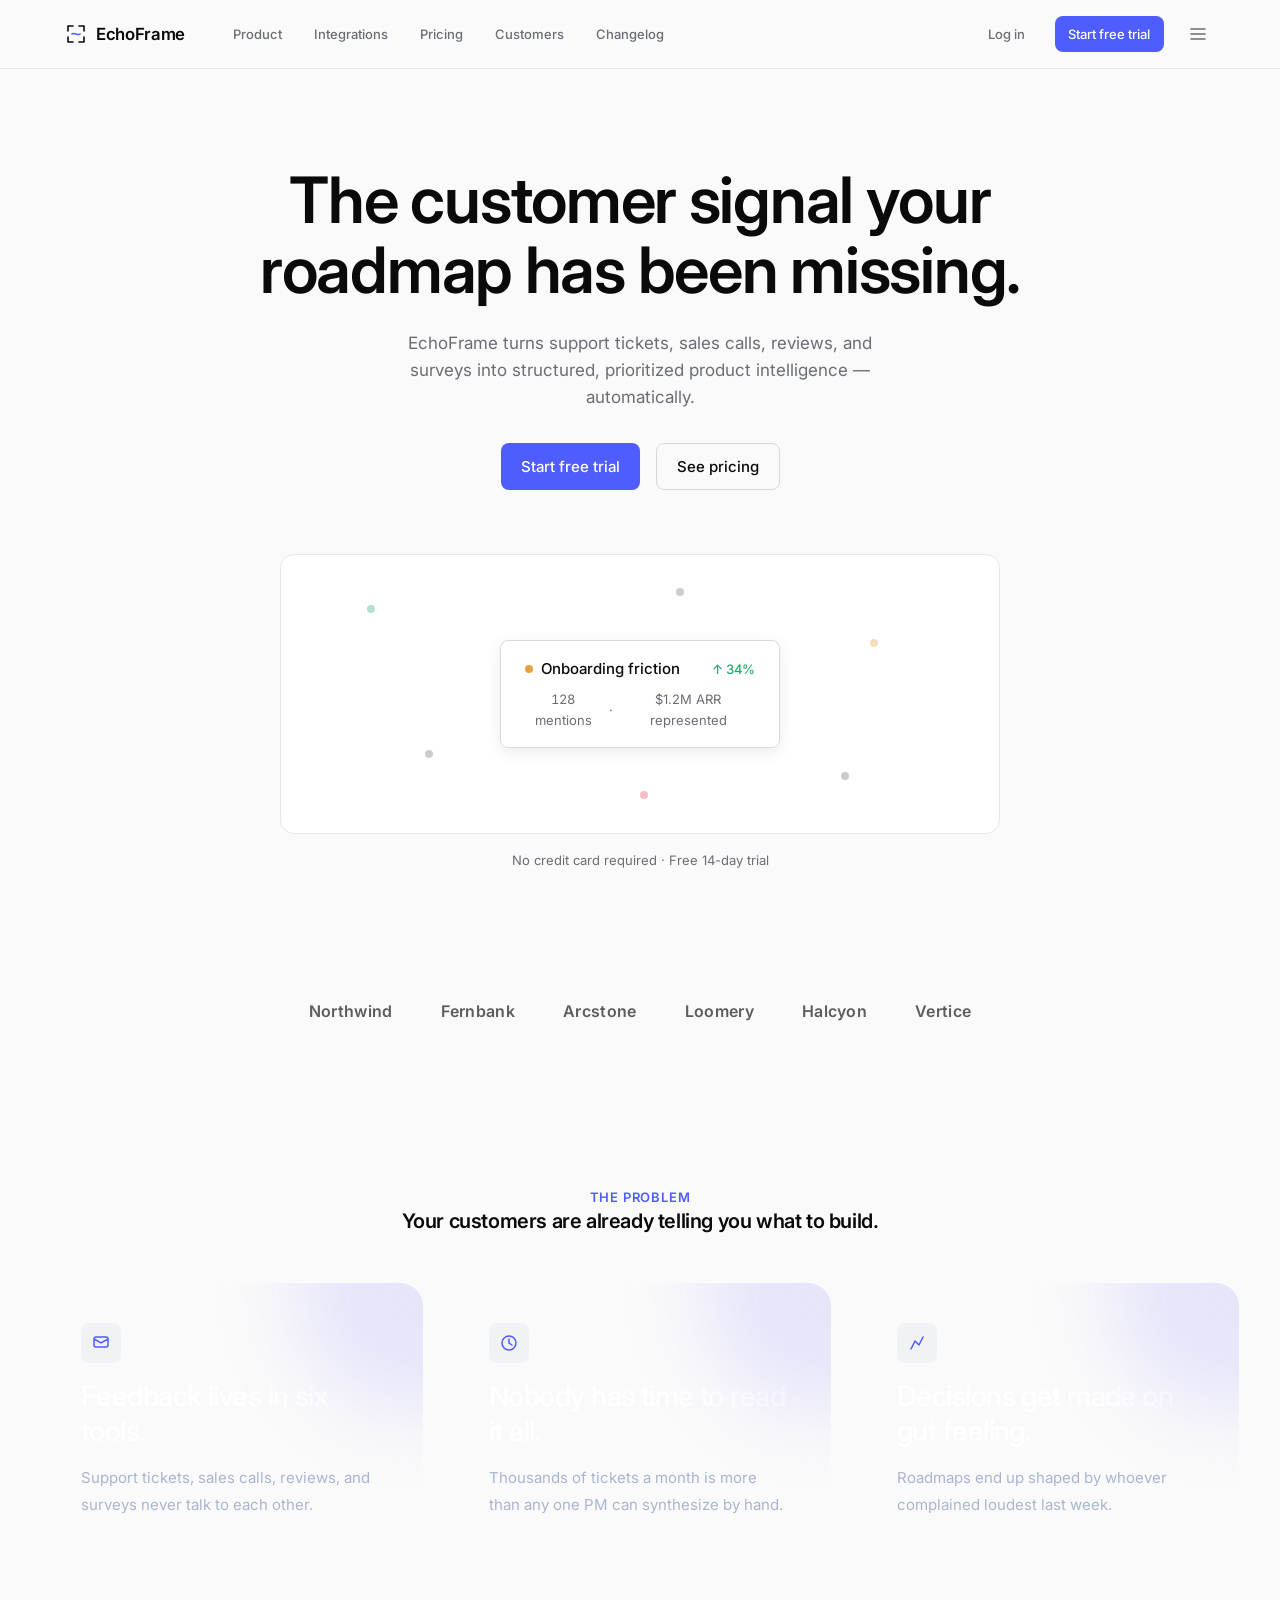
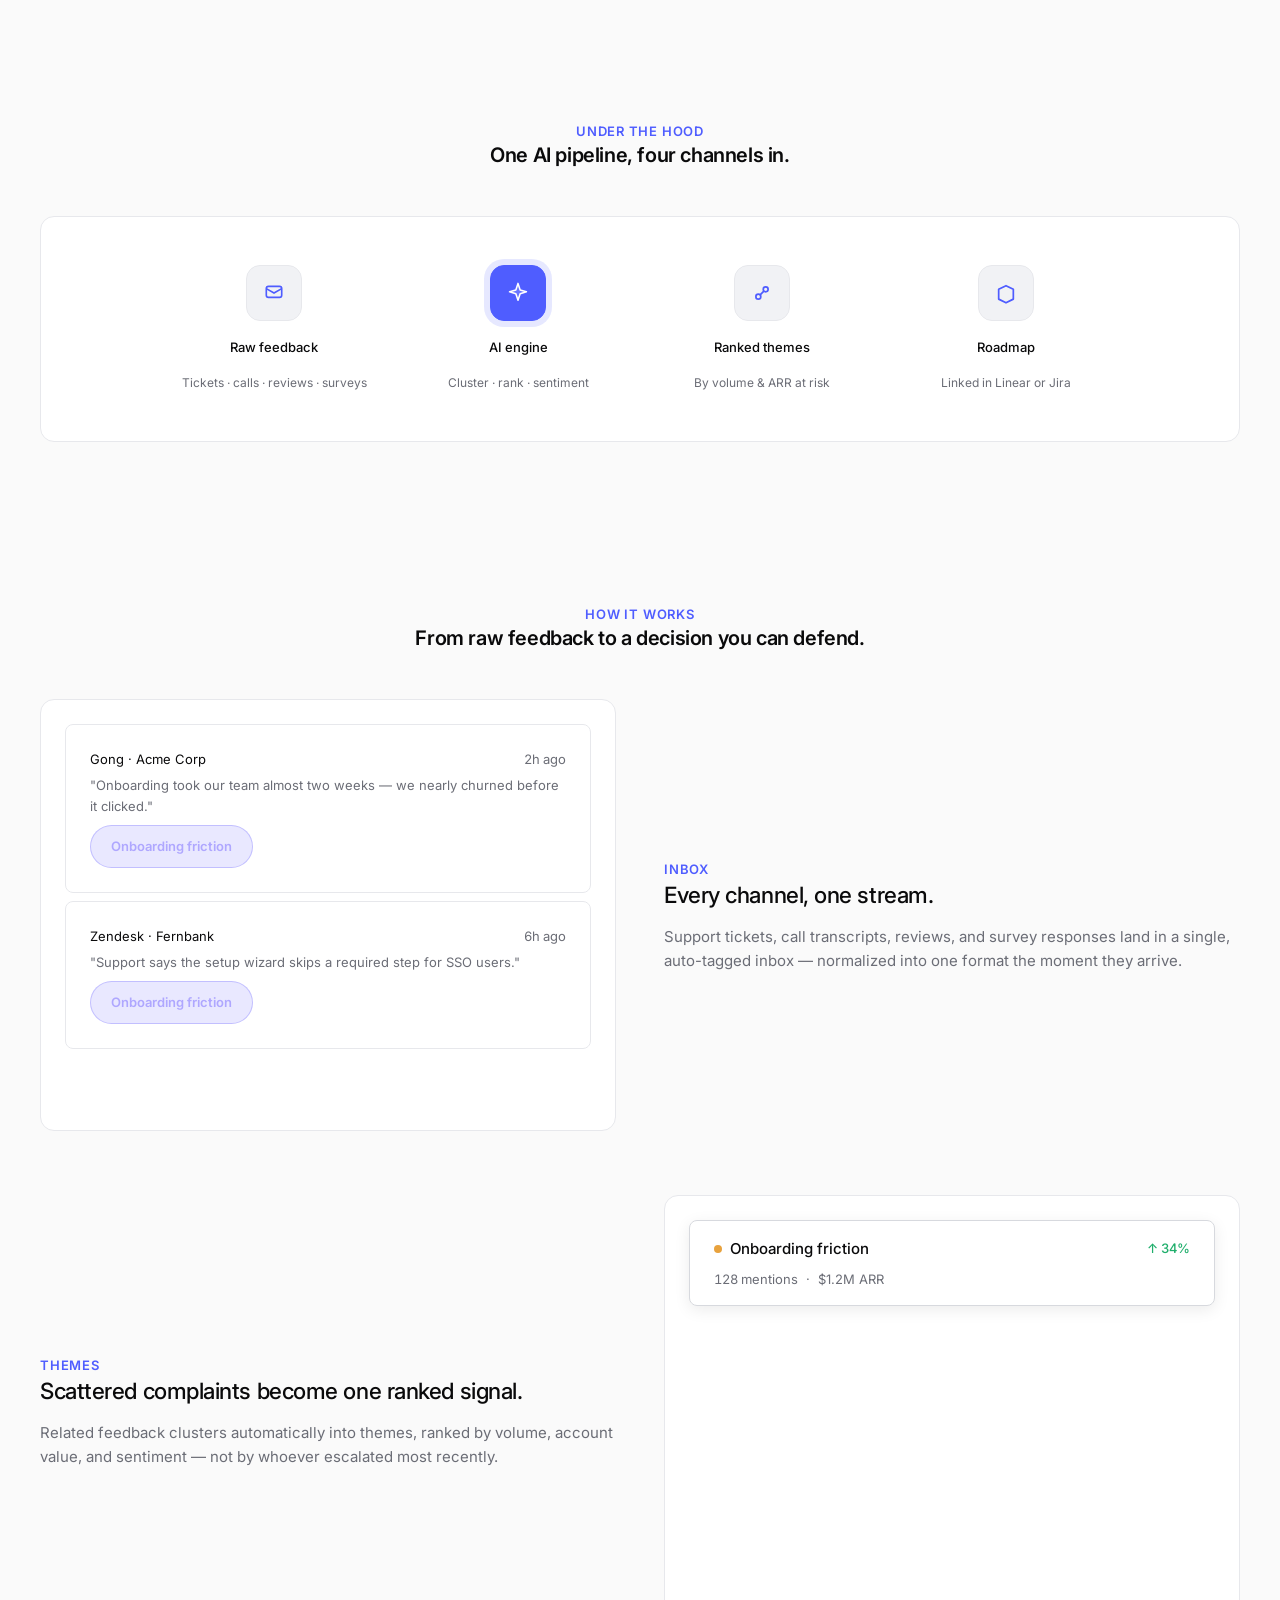
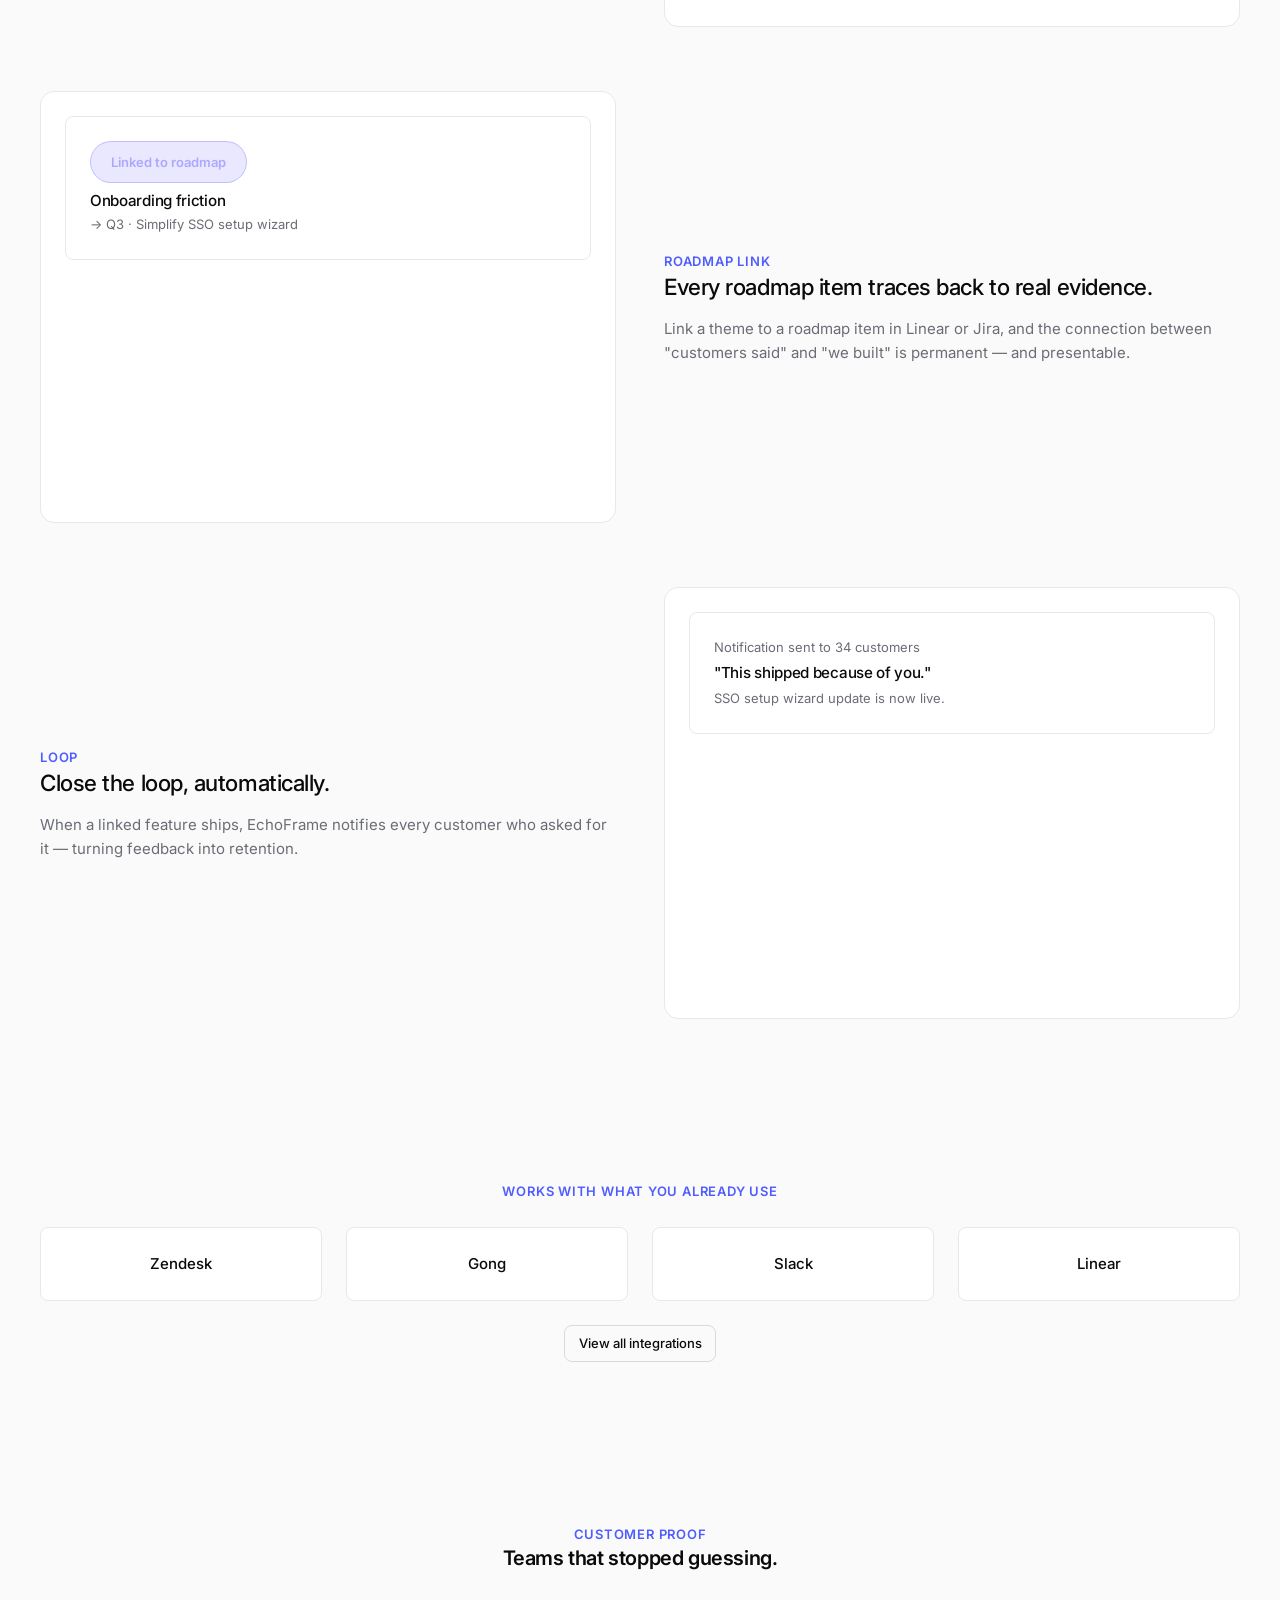
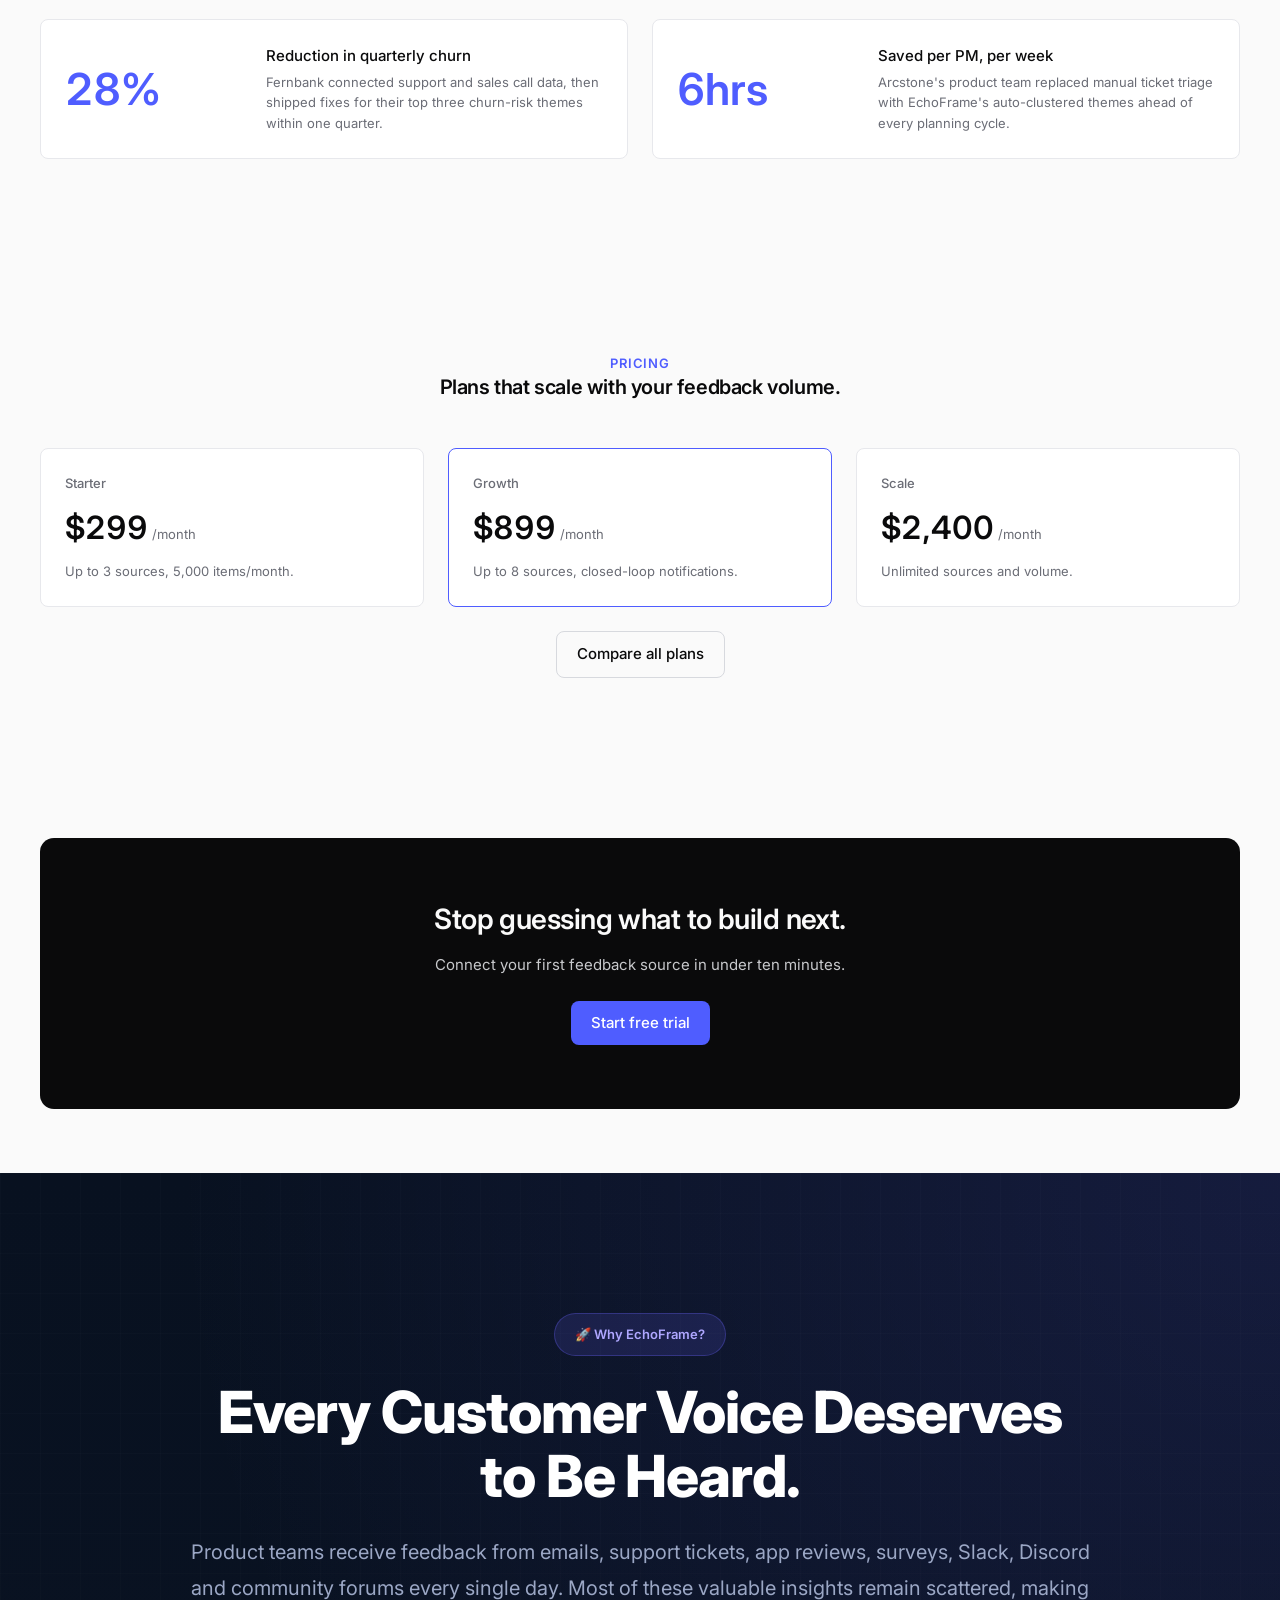
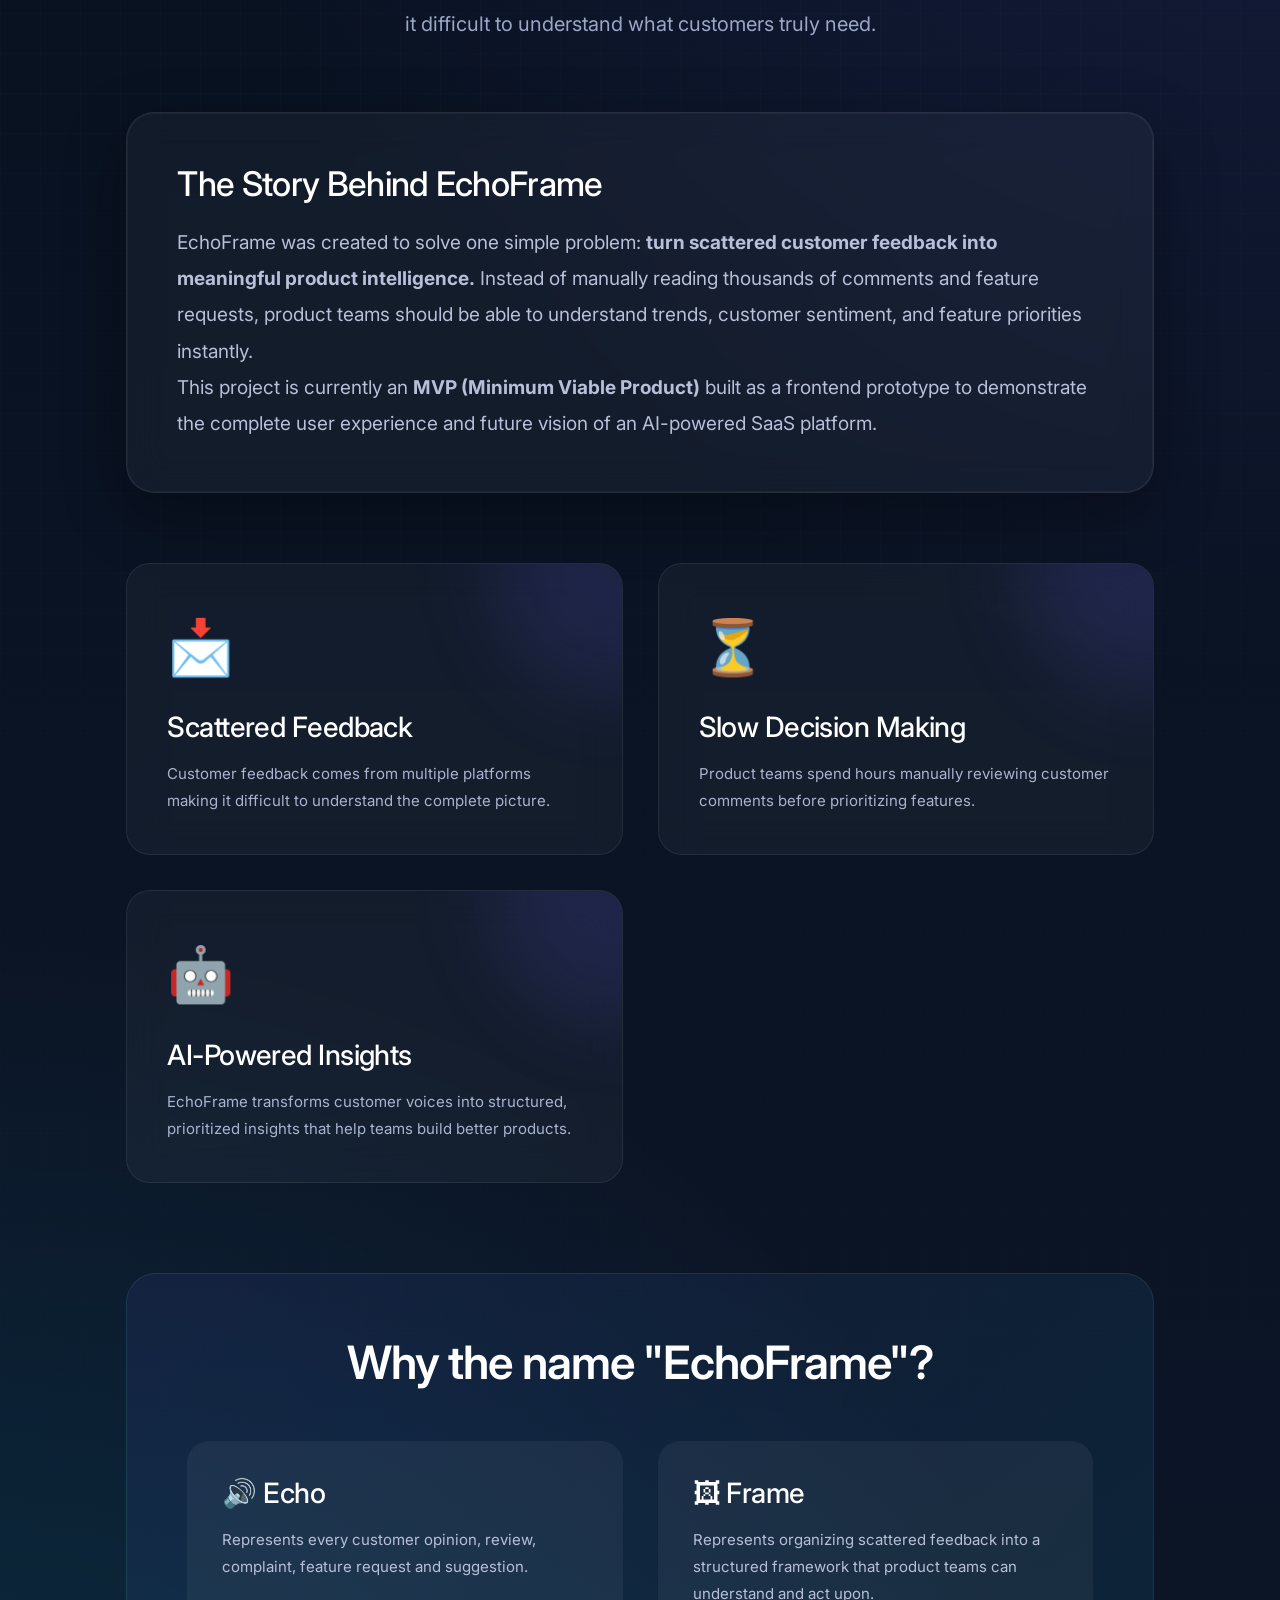
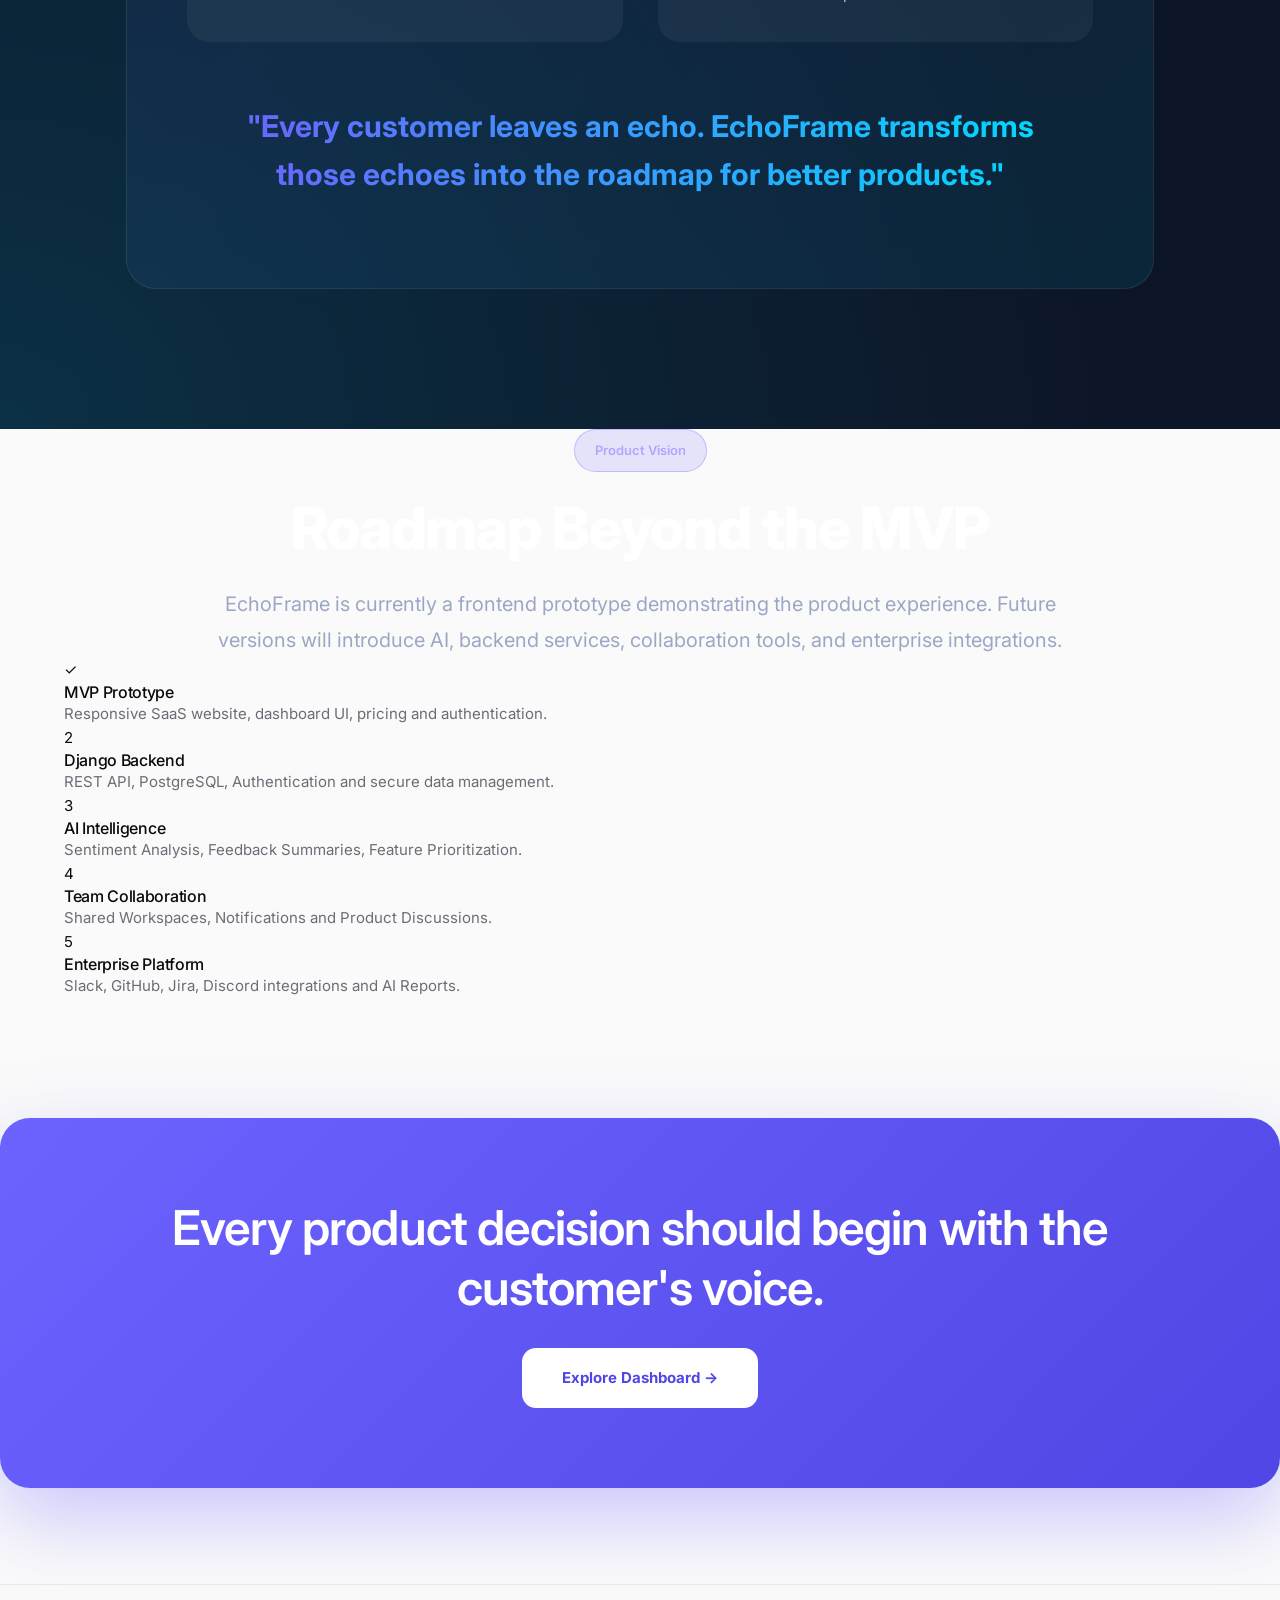
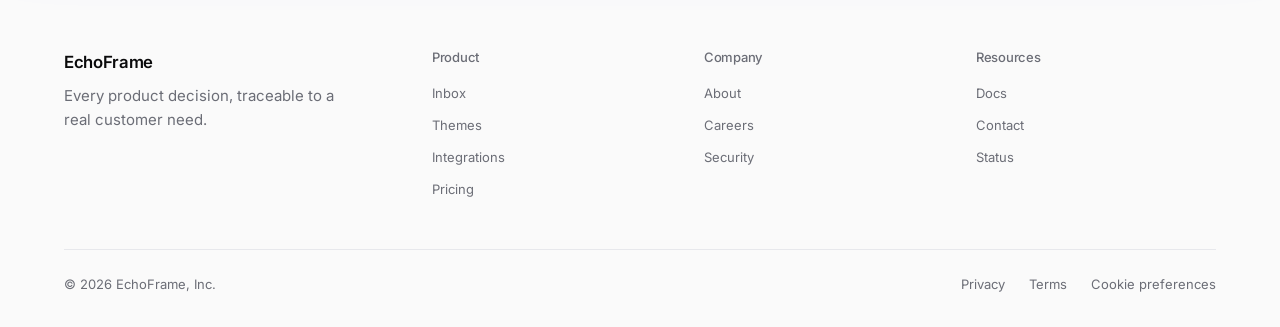
<file: index.html>
<!DOCTYPE html>
<html lang="en" data-default-theme="light">
<head>
<meta charset="UTF-8">
<meta name="viewport" content="width=device-width, initial-scale=1.0">
<title>EchoFrame — The customer signal your roadmap has been missing</title>
<meta name="description" content="EchoFrame turns scattered customer feedback from support, sales, reviews, and surveys into structured, roadmap-ready product intelligence.">
<meta property="og:title" content="EchoFrame">
<meta property="og:description" content="The customer signal your roadmap has been missing.">
<link rel="icon" href="data:image/svg+xml,<svg xmlns=%22http://www.w3.org/2000/svg%22 viewBox=%220 0 24 24%22><rect width=%2224%22 height=%2224%22 rx=%226%22 fill=%22%234F5DFF%22/></svg>">
<link rel="preconnect" href="https://fonts.googleapis.com">
<link rel="preconnect" href="https://fonts.gstatic.com" crossorigin>
<link href="https://fonts.googleapis.com/css2?family=Inter:wght@400;500;600&display=swap" rel="stylesheet">
<link rel="stylesheet" href="css/tokens.css">
<link rel="stylesheet" href="css/base.css">
<link rel="stylesheet" href="css/components.css">
<link rel="stylesheet" href="css/layout.css">
<link rel="stylesheet" href="css/pages.css">
<link rel="stylesheet" href="css/premium.css">
</head>
<body>

<div class="page-loader" data-page-loader aria-hidden="true">
  <div class="loader-mark">
    <svg viewBox="0 0 44 44">
      <circle class="loader-ring" cx="22" cy="22" r="19"></circle>
      <circle class="loader-arc" cx="22" cy="22" r="19"></circle>
    </svg>
  </div>
</div>
<div class="cursor-glow" data-cursor-glow aria-hidden="true"></div>

<a class="sr-only" href="#main">Skip to content</a>

<!-- ============ NAV ============ -->
<header class="site-nav">
  <div class="container">
    <div class="nav-left">
      <a class="brand" href="index.html" aria-label="EchoFrame home">
        <svg class="brand-mark" viewBox="0 0 24 24" fill="none"><path d="M4 4H9M4 4V9M20 4H15M20 4V9M4 20H9M4 20V15M20 20H15M20 20V15" stroke="currentColor" stroke-width="1.6" stroke-linecap="round"/><path d="M8 12C9.5 10 14.5 14 16 12" stroke="#4F5DFF" stroke-width="1.6" stroke-linecap="round"/></svg>
        EchoFrame
      </a>
      <nav class="nav-links" aria-label="Primary">
        <a href="index.html#product">Product</a>
        <a href="integrations.html">Integrations</a>
        <a href="pricing.html">Pricing</a>
        <a href="index.html#customers">Customers</a>
        <a href="#" aria-disabled="true">Changelog</a>
      </nav>
    </div>
    <div class="nav-right">
      <a class="btn btn-ghost btn-sm" href="login.html">Log in</a>
      <a class="btn btn-primary btn-sm" href="signup.html">Start free trial</a>
      <button class="nav-toggle icon-btn" data-nav-toggle aria-expanded="false" aria-label="Open menu">
        <svg width="20" height="20" viewBox="0 0 20 20" fill="none"><path d="M3 5H17M3 10H17M3 15H17" stroke="currentColor" stroke-width="1.6" stroke-linecap="round"/></svg>
      </button>
    </div>
  </div>
</header>

<div class="mobile-nav" data-mobile-nav>
  <div class="mobile-nav-header">
    <span class="brand">EchoFrame</span>
    <button class="icon-btn" data-nav-close aria-label="Close menu">
      <svg width="20" height="20" viewBox="0 0 20 20" fill="none"><path d="M5 5L15 15M15 5L5 15" stroke="currentColor" stroke-width="1.6" stroke-linecap="round"/></svg>
    </button>
  </div>
  <nav class="mobile-nav-links" aria-label="Mobile">
    <a href="index.html#product">Product</a>
    <a href="integrations.html">Integrations</a>
    <a href="pricing.html">Pricing</a>
    <a href="index.html#customers">Customers</a>
  </nav>
  <div class="mobile-nav-footer">
    <a class="btn btn-secondary btn-block" href="login.html">Log in</a>
    <a class="btn btn-primary btn-block" href="signup.html">Start free trial</a>
  </div>
</div>

<main id="main">

  <!-- ============ HERO ============ -->
  <section class="hero container">
    <h1>The customer signal your roadmap has been missing.</h1>
    <p class="lede">EchoFrame turns support tickets, sales calls, reviews, and surveys into structured, prioritized product intelligence — automatically.</p>
    <div class="hero-actions">
      <a class="btn btn-primary" href="signup.html">Start free trial</a>
      <a class="btn btn-secondary" href="pricing.html">See pricing</a>
    </div>

    <div class="converge-visual" aria-hidden="true">
      <span class="converge-dot"></span>
      <span class="converge-dot"></span>
      <span class="converge-dot"></span>
      <span class="converge-dot"></span>
      <span class="converge-dot"></span>
      <span class="converge-dot"></span>
      <div class="theme-card-demo">
        <div class="top-row">
          <div class="title-row"><span class="dot dot-warning"></span> Onboarding friction</div>
          <span class="trend font-tabular">↑ 34%</span>
        </div>
        <div class="meta-row text-meta text-secondary">
          <span class="font-tabular">128 mentions</span> · <span>$1.2M ARR represented</span>
        </div>
      </div>
    </div>
    <p class="hero-note">No credit card required · Free 14-day trial</p>
  </section>

  <!-- ============ LOGO BAR ============ -->
  <section class="section-tight container">
    <div class="logo-bar">
      <span>Northwind</span><span>Fernbank</span><span>Arcstone</span><span>Loomery</span><span>Halcyon</span><span>Vertice</span>
    </div>
  </section>

  <!-- ============ PROBLEM FRAMING ============ -->
  <section class="section container">
    <div class="section-head center">
      <span class="eyebrow">The problem</span>
      <h2>Your customers are already telling you what to build.</h2>
    </div>
    <div class="grid grid-3 reveal-stagger">
      <div class="card problem-card">
        <div class="icon-tile">
          <svg width="20" height="20" viewBox="0 0 20 20" fill="none"><rect x="3" y="4" width="14" height="10" rx="2" stroke="currentColor" stroke-width="1.5"/><path d="M3 6L10 10L17 6" stroke="currentColor" stroke-width="1.5"/></svg>
        </div>
        <h3>Feedback lives in six tools.</h3>
        <p>Support tickets, sales calls, reviews, and surveys never talk to each other.</p>
      </div>
      <div class="card problem-card">
        <div class="icon-tile">
          <svg width="20" height="20" viewBox="0 0 20 20" fill="none"><circle cx="10" cy="10" r="7" stroke="currentColor" stroke-width="1.5"/><path d="M10 6V10L13 12" stroke="currentColor" stroke-width="1.5" stroke-linecap="round"/></svg>
        </div>
        <h3>Nobody has time to read it all.</h3>
        <p>Thousands of tickets a month is more than any one PM can synthesize by hand.</p>
      </div>
      <div class="card problem-card">
        <div class="icon-tile">
          <svg width="20" height="20" viewBox="0 0 20 20" fill="none"><path d="M4 16L8 8L12 12L16 4" stroke="currentColor" stroke-width="1.5" stroke-linecap="round" stroke-linejoin="round"/></svg>
        </div>
        <h3>Decisions get made on gut feeling.</h3>
        <p>Roadmaps end up shaped by whoever complained loudest last week.</p>
      </div>
    </div>
  </section>

  <!-- ============ AI WORKFLOW VISUALIZATION ============ -->
  <section class="section-tight container">
    <div class="section-head center">
      <span class="eyebrow">Under the hood</span>
      <h2>One AI pipeline, four channels in.</h2>
    </div>
    <div class="ai-flow reveal">
      <div class="ai-flow-track">
        <div class="ai-flow-node">
          <div class="ai-flow-icon">
            <svg width="22" height="22" viewBox="0 0 20 20" fill="none"><rect x="3" y="4" width="14" height="10" rx="2" stroke="currentColor" stroke-width="1.5"/><path d="M3 6L10 10L17 6" stroke="currentColor" stroke-width="1.5"/></svg>
          </div>
          <span class="ai-flow-label">Raw feedback</span>
          <span class="ai-flow-sub">Tickets · calls · reviews · surveys</span>
        </div>
        <div class="ai-flow-connector"></div>
        <div class="ai-flow-node is-core">
          <div class="ai-flow-icon">
            <svg width="24" height="24" viewBox="0 0 20 20" fill="none"><path d="M10 2L11.8 7.4L17 9L11.8 10.6L10 16L8.2 10.6L3 9L8.2 7.4L10 2Z" stroke="currentColor" stroke-width="1.3" stroke-linejoin="round" fill="currentColor" fill-opacity="0.15"/></svg>
          </div>
          <span class="ai-flow-label">AI engine</span>
          <span class="ai-flow-sub">Cluster · rank · sentiment</span>
        </div>
        <div class="ai-flow-connector"></div>
        <div class="ai-flow-node">
          <div class="ai-flow-icon">
            <svg width="22" height="22" viewBox="0 0 18 18" fill="none"><circle cx="6" cy="12" r="2" stroke="currentColor" stroke-width="1.4"/><circle cx="12" cy="6" r="2" stroke="currentColor" stroke-width="1.4"/><path d="M7.5 10.5L10.5 7.5" stroke="currentColor" stroke-width="1.4"/></svg>
          </div>
          <span class="ai-flow-label">Ranked themes</span>
          <span class="ai-flow-sub">By volume &amp; ARR at risk</span>
        </div>
        <div class="ai-flow-connector"></div>
        <div class="ai-flow-node">
          <div class="ai-flow-icon">
            <svg width="22" height="22" viewBox="0 0 18 18" fill="none"><path d="M3 14V6L9 3L15 6V14L9 17L3 14Z" stroke="currentColor" stroke-width="1.4" stroke-linejoin="round"/></svg>
          </div>
          <span class="ai-flow-label">Roadmap</span>
          <span class="ai-flow-sub">Linked in Linear or Jira</span>
        </div>
      </div>
    </div>
  </section>

  <!-- ============ PRODUCT WALKTHROUGH ============ -->
  <section id="product" class="section container">
    <div class="section-head center">
      <span class="eyebrow">How it works</span>
      <h2>From raw feedback to a decision you can defend.</h2>
    </div>

    <div class="split reveal" style="margin-bottom: var(--space-8);">
      <div class="split-media">
        <div class="card" style="margin-bottom:8px;">
          <div class="row between"><span class="text-meta">Gong · Acme Corp</span><span class="text-meta text-secondary font-tabular">2h ago</span></div>
          <p style="margin-top:6px; font-size: var(--fs-meta);">"Onboarding took our team almost two weeks — we nearly churned before it clicked."</p>
          <div class="row gap-1" style="margin-top:8px;"><span class="badge badge-warning">Onboarding friction</span></div>
        </div>
        <div class="card">
          <div class="row between"><span class="text-meta">Zendesk · Fernbank</span><span class="text-meta text-secondary font-tabular">6h ago</span></div>
          <p style="margin-top:6px; font-size: var(--fs-meta);">"Support says the setup wizard skips a required step for SSO users."</p>
          <div class="row gap-1" style="margin-top:8px;"><span class="badge badge-warning">Onboarding friction</span></div>
        </div>
      </div>
      <div>
        <span class="eyebrow">Inbox</span>
        <h3 style="font-size:1.4rem; margin-bottom: var(--space-2);">Every channel, one stream.</h3>
        <p>Support tickets, call transcripts, reviews, and survey responses land in a single, auto-tagged inbox — normalized into one format the moment they arrive.</p>
      </div>
    </div>

    <div class="split reverse reveal" style="margin-bottom: var(--space-8);">
      <div class="split-media">
        <div class="theme-card-demo" style="width:100%;">
          <div class="top-row">
            <div class="title-row"><span class="dot dot-warning"></span> Onboarding friction</div>
            <span class="trend font-tabular">↑ 34%</span>
          </div>
          <div class="meta-row text-meta text-secondary"><span class="font-tabular">128 mentions</span> · <span>$1.2M ARR</span></div>
        </div>
      </div>
      <div>
        <span class="eyebrow">Themes</span>
        <h3 style="font-size:1.4rem; margin-bottom: var(--space-2);">Scattered complaints become one ranked signal.</h3>
        <p>Related feedback clusters automatically into themes, ranked by volume, account value, and sentiment — not by whoever escalated most recently.</p>
      </div>
    </div>

    <div class="split reveal" style="margin-bottom: var(--space-8);">
      <div class="split-media">
        <div class="card">
          <div class="row gap-1"><span class="badge badge-accent">Linked to roadmap</span></div>
          <h3 style="margin-top:8px; font-size:0.95rem;">Onboarding friction</h3>
          <p class="text-meta" style="margin-top:4px;">→ Q3 · Simplify SSO setup wizard</p>
        </div>
      </div>
      <div>
        <span class="eyebrow">Roadmap link</span>
        <h3 style="font-size:1.4rem; margin-bottom: var(--space-2);">Every roadmap item traces back to real evidence.</h3>
        <p>Link a theme to a roadmap item in Linear or Jira, and the connection between "customers said" and "we built" is permanent — and presentable.</p>
      </div>
    </div>

    <div class="split reverse reveal">
      <div class="split-media">
        <div class="card">
          <p class="text-meta text-secondary">Notification sent to 34 customers</p>
          <h3 style="margin-top:6px; font-size:0.95rem;">"This shipped because of you."</h3>
          <p class="text-meta" style="margin-top:6px;">SSO setup wizard update is now live.</p>
        </div>
      </div>
      <div>
        <span class="eyebrow">Loop</span>
        <h3 style="font-size:1.4rem; margin-bottom: var(--space-2);">Close the loop, automatically.</h3>
        <p>When a linked feature ships, EchoFrame notifies every customer who asked for it — turning feedback into retention.</p>
      </div>
    </div>
  </section>

  <!-- ============ INTEGRATIONS STRIP ============ -->
  <section class="section-tight container text-center">
    <span class="eyebrow">Works with what you already use</span>
    <div class="grid grid-4 reveal-stagger" style="margin-top: var(--space-3);">
      <div class="card text-center"><p style="margin:0; font-weight:500; color:var(--color-text-primary);">Zendesk</p></div>
      <div class="card text-center"><p style="margin:0; font-weight:500; color:var(--color-text-primary);">Gong</p></div>
      <div class="card text-center"><p style="margin:0; font-weight:500; color:var(--color-text-primary);">Slack</p></div>
      <div class="card text-center"><p style="margin:0; font-weight:500; color:var(--color-text-primary);">Linear</p></div>
    </div>
    <a class="btn btn-secondary btn-sm" style="margin-top: var(--space-3);" href="integrations.html">View all integrations</a>
  </section>

  <!-- ============ CUSTOMER PROOF ============ -->
  <section id="customers" class="section container">
    <div class="section-head center">
      <span class="eyebrow">Customer proof</span>
      <h2>Teams that stopped guessing.</h2>
    </div>
    <div class="grid grid-2 gap-3 reveal-stagger">
      <div class="card case-study">
        <div class="case-stat font-tabular"><span data-count-to="28" data-count-suffix="%">28%</span></div>
        <div>
          <p style="color:var(--color-text-primary); font-weight:500; margin-bottom:4px;">Reduction in quarterly churn</p>
          <p class="text-meta">Fernbank connected support and sales call data, then shipped fixes for their top three churn-risk themes within one quarter.</p>
        </div>
      </div>
      <div class="card case-study">
        <div class="case-stat font-tabular">6hrs</div>
        <div>
          <p style="color:var(--color-text-primary); font-weight:500; margin-bottom:4px;">Saved per PM, per week</p>
          <p class="text-meta">Arcstone's product team replaced manual ticket triage with EchoFrame's auto-clustered themes ahead of every planning cycle.</p>
        </div>
      </div>
    </div>
  </section>

  <!-- ============ PRICING TEASER ============ -->
  <section class="section container">
    <div class="section-head center">
      <span class="eyebrow">Pricing</span>
      <h2>Plans that scale with your feedback volume.</h2>
    </div>
    <div class="grid grid-3 reveal-stagger">
      <div class="card">
        <p class="plan-name">Starter</p>
        <div class="plan-price"><span class="amount font-tabular">$299</span><span class="period">/month</span></div>
        <p class="text-meta">Up to 3 sources, 5,000 items/month.</p>
      </div>
      <div class="card" style="border-color: var(--color-accent);">
        <p class="plan-name">Growth</p>
        <div class="plan-price"><span class="amount font-tabular">$899</span><span class="period">/month</span></div>
        <p class="text-meta">Up to 8 sources, closed-loop notifications.</p>
      </div>
      <div class="card">
        <p class="plan-name">Scale</p>
        <div class="plan-price"><span class="amount font-tabular">$2,400</span><span class="period">/month</span></div>
        <p class="text-meta">Unlimited sources and volume.</p>
      </div>
    </div>
    <div class="text-center" style="margin-top: var(--space-3);">
      <a class="btn btn-secondary" href="pricing.html">Compare all plans</a>
    </div>
  </section>

  <!-- ============ FINAL CTA ============ -->
  <section class="container section-tight">
    <div class="cta-band">
      <h2>Stop guessing what to build next.</h2>
      <p>Connect your first feedback source in under ten minutes.</p>
      <a class="btn btn-primary" href="signup.html">Start free trial</a>
    </div>
  </section>

  <!-- ================= WHY ECHOFRAME ================= -->
<section class="why-echoframe" id="about">
    <div class="container">

        <div class="section-header">
            <span class="badge">🚀 Why EchoFrame?</span>
            <h2>Every Customer Voice Deserves to Be Heard.</h2>
            <p>
                Product teams receive feedback from emails, support tickets,
                app reviews, surveys, Slack, Discord and community forums every
                single day. Most of these valuable insights remain scattered,
                making it difficult to understand what customers truly need.
            </p>
        </div>

        <div class="story-card">
            <h3>The Story Behind EchoFrame</h3>

            <p>
                EchoFrame was created to solve one simple problem:
                <strong>turn scattered customer feedback into meaningful product intelligence.</strong>

                Instead of manually reading thousands of comments and feature
                requests, product teams should be able to understand trends,
                customer sentiment, and feature priorities instantly.
            </p>

            <p>
                This project is currently an <strong>MVP (Minimum Viable Product)</strong>
                built as a frontend prototype to demonstrate the complete user
                experience and future vision of an AI-powered SaaS platform.
            </p>
        </div>

        <div class="problem-grid">

            <div class="problem-card">
                <div class="icon">📩</div>
                <h3>Scattered Feedback</h3>
                <p>
                    Customer feedback comes from multiple platforms making it
                    difficult to understand the complete picture.
                </p>
            </div>

            <div class="problem-card">
                <div class="icon">⏳</div>
                <h3>Slow Decision Making</h3>
                <p>
                    Product teams spend hours manually reviewing customer
                    comments before prioritizing features.
                </p>
            </div>

            <div class="problem-card">
                <div class="icon">🤖</div>
                <h3>AI-Powered Insights</h3>
                <p>
                    EchoFrame transforms customer voices into structured,
                    prioritized insights that help teams build better products.
                </p>
            </div>

        </div>

        <div class="meaning-card">

            <h2>Why the name "EchoFrame"?</h2>

            <div class="meaning-grid">

                <div class="meaning-box">
                    <h3>🔊 Echo</h3>
                    <p>
                        Represents every customer opinion, review,
                        complaint, feature request and suggestion.
                    </p>
                </div>

                <div class="meaning-box">
                    <h3>🖼 Frame</h3>
                    <p>
                        Represents organizing scattered feedback into
                        a structured framework that product teams can
                        understand and act upon.
                    </p>
                </div>

            </div>

            <blockquote>
                "Every customer leaves an echo.
                EchoFrame transforms those echoes into the roadmap
                for better products."
            </blockquote>

        </div>

    </div>
</section>

<!-- ================= FUTURE ROADMAP ================= -->

<section class="roadmap">

    <div class="container">

        <div class="section-header">
            <span class="badge">Product Vision</span>
            <h2>Roadmap Beyond the MVP</h2>

            <p>
                EchoFrame is currently a frontend prototype demonstrating
                the product experience. Future versions will introduce
                AI, backend services, collaboration tools, and enterprise
                integrations.
            </p>

        </div>

        <div class="timeline">

            <div class="timeline-item completed">
                <span>✓</span>
                <div>
                    <h3>MVP Prototype</h3>
                    <p>Responsive SaaS website, dashboard UI, pricing and authentication.</p>
                </div>
            </div>

            <div class="timeline-item">
                <span>2</span>
                <div>
                    <h3>Django Backend</h3>
                    <p>REST API, PostgreSQL, Authentication and secure data management.</p>
                </div>
            </div>

            <div class="timeline-item">
                <span>3</span>
                <div>
                    <h3>AI Intelligence</h3>
                    <p>Sentiment Analysis, Feedback Summaries, Feature Prioritization.</p>
                </div>
            </div>

            <div class="timeline-item">
                <span>4</span>
                <div>
                    <h3>Team Collaboration</h3>
                    <p>Shared Workspaces, Notifications and Product Discussions.</p>
                </div>
            </div>

            <div class="timeline-item">
                <span>5</span>
                <div>
                    <h3>Enterprise Platform</h3>
                    <p>Slack, GitHub, Jira, Discord integrations and AI Reports.</p>
                </div>
            </div>

        </div>

    </div>
    <div class="vision-banner">

    <h2>
        Every product decision should begin
        with the customer's voice.
    </h2>

    <a href="dashboard.html" class="btn-primary">

        Explore Dashboard →

    </a>

</div>

</section>

</main>

<!-- ============ FOOTER ============ -->
<footer class="site-footer">
  <div class="container">
    <div class="footer-grid">
      <div class="footer-col footer-brand">
        <span class="brand">EchoFrame</span>
        <p class="text-secondary">Every product decision, traceable to a real customer need.</p>
      </div>
      <div class="footer-col">
        <h3>Product</h3>
        <ul>
          <li><a href="index.html#product">Inbox</a></li>
          <li><a href="index.html#product">Themes</a></li>
          <li><a href="integrations.html">Integrations</a></li>
          <li><a href="pricing.html">Pricing</a></li>
        </ul>
      </div>
      <div class="footer-col">
        <h3>Company</h3>
        <ul>
          <li><a href="#">About</a></li>
          <li><a href="#">Careers</a></li>
          <li><a href="#">Security</a></li>
        </ul>
      </div>
      <div class="footer-col">
        <h3>Resources</h3>
        <ul>
          <li><a href="#">Docs</a></li>
          <li><a href="#">Contact</a></li>
          <li><a href="#">Status</a></li>
        </ul>
      </div>
    </div>
    <div class="footer-bottom">
      <span>© 2026 EchoFrame, Inc.</span>
      <div class="footer-bottom-links">
        <a href="#">Privacy</a>
        <a href="#">Terms</a>
        <a href="#">Cookie preferences</a>
      </div>
    </div>
  </div>
</footer>

<script src="js/main.js"></script>
<script src="js/premium.js"></script>
</body>
</html>
</file>
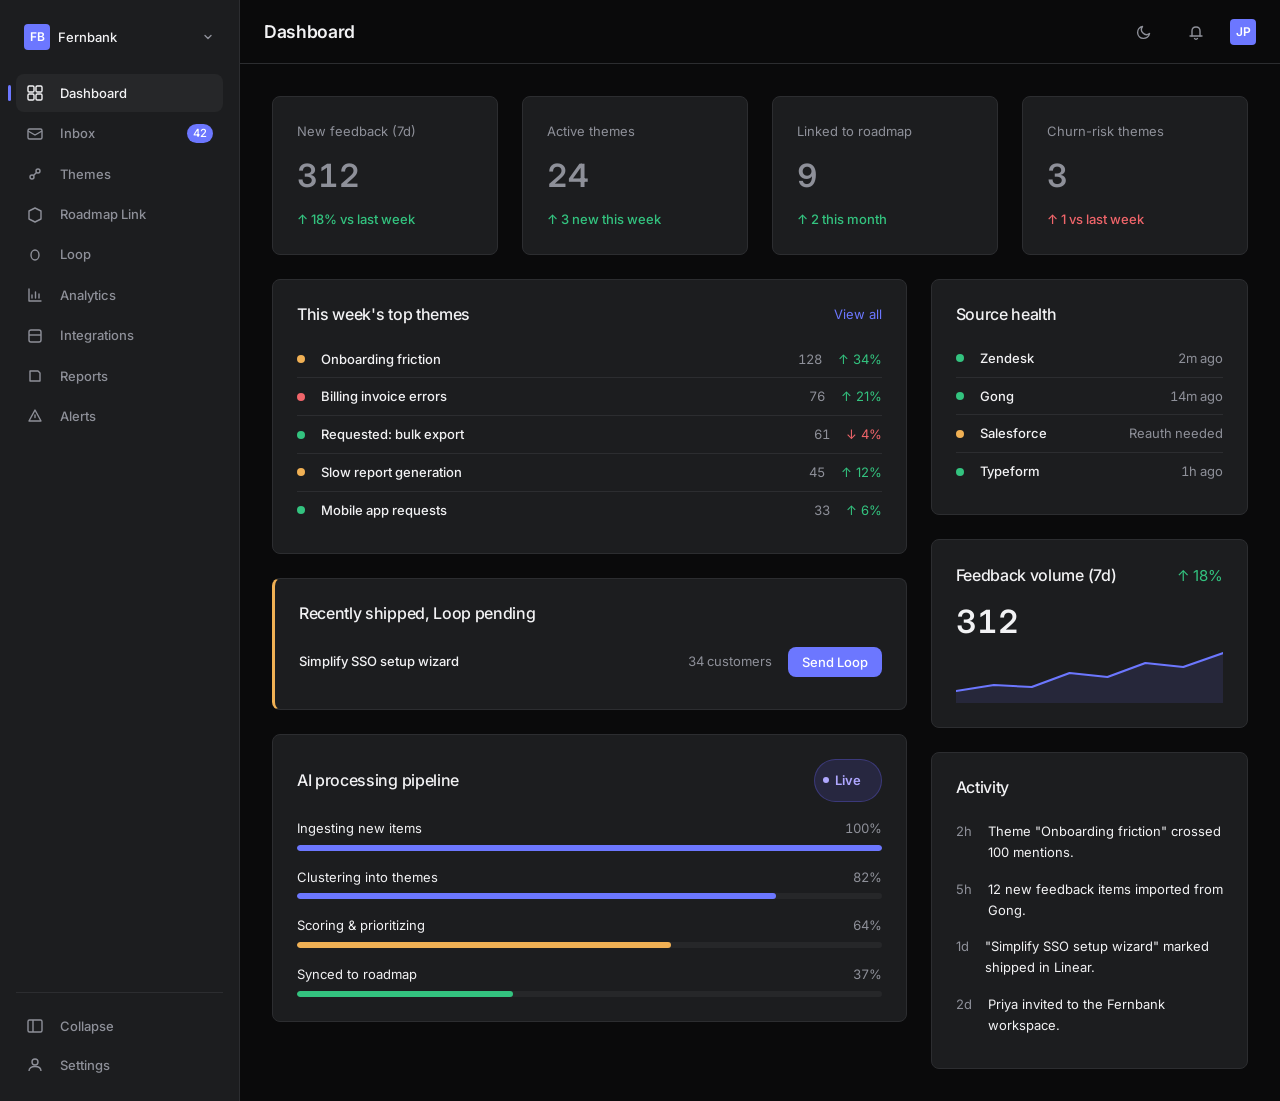
<file: dashboard.html>
<!DOCTYPE html>
<html lang="en" data-default-theme="dark">
<head>
<meta charset="UTF-8">
<meta name="viewport" content="width=device-width, initial-scale=1.0">
<title>Dashboard — EchoFrame</title>
<meta name="description" content="Preview of the EchoFrame product dashboard.">
<link rel="icon" href="data:image/svg+xml,<svg xmlns=%22http://www.w3.org/2000/svg%22 viewBox=%220 0 24 24%22><rect width=%2224%22 height=%2224%22 rx=%226%22 fill=%22%234F5DFF%22/></svg>">
<link rel="preconnect" href="https://fonts.googleapis.com">
<link rel="preconnect" href="https://fonts.gstatic.com" crossorigin>
<link href="https://fonts.googleapis.com/css2?family=Inter:wght@400;500;600&display=swap" rel="stylesheet">
<link rel="stylesheet" href="css/tokens.css">
<link rel="stylesheet" href="css/base.css">
<link rel="stylesheet" href="css/components.css">
<link rel="stylesheet" href="css/layout.css">
<link rel="stylesheet" href="css/pages.css">
<link rel="stylesheet" href="css/premium.css">
</head>
<body>

<div class="page-loader" data-page-loader aria-hidden="true">
  <div class="loader-mark">
    <svg viewBox="0 0 44 44">
      <circle class="loader-ring" cx="22" cy="22" r="19"></circle>
      <circle class="loader-arc" cx="22" cy="22" r="19"></circle>
    </svg>
  </div>
</div>
<div class="cursor-glow" data-cursor-glow aria-hidden="true"></div>

<div class="app-shell">

  <!-- ============ SIDEBAR ============ -->
  <aside class="app-sidebar" data-sidebar>
    <div class="workspace-switch">
      <span class="workspace-avatar">FB</span>
      <span class="workspace-name" style="font-size:var(--fs-meta); font-weight:500;">Fernbank</span>
      <svg width="14" height="14" viewBox="0 0 14 14" style="margin-left:auto; color:var(--color-text-secondary);"><path d="M4 5.5L7 8.5L10 5.5" stroke="currentColor" stroke-width="1.4" fill="none" stroke-linecap="round" stroke-linejoin="round"/></svg>
    </div>

    <nav class="sidebar-nav" aria-label="Product">
      <a class="sidebar-link is-active" href="dashboard.html">
        <svg width="18" height="18" viewBox="0 0 18 18" fill="none"><rect x="2" y="2" width="6" height="6" rx="1.2" stroke="currentColor" stroke-width="1.4"/><rect x="10" y="2" width="6" height="6" rx="1.2" stroke="currentColor" stroke-width="1.4"/><rect x="2" y="10" width="6" height="6" rx="1.2" stroke="currentColor" stroke-width="1.4"/><rect x="10" y="10" width="6" height="6" rx="1.2" stroke="currentColor" stroke-width="1.4"/></svg>
        <span class="nav-label">Dashboard</span>
      </a>
      <a class="sidebar-link" href="#">
        <svg width="18" height="18" viewBox="0 0 18 18" fill="none"><rect x="2" y="4" width="14" height="10" rx="1.5" stroke="currentColor" stroke-width="1.4"/><path d="M2 6L9 10L16 6" stroke="currentColor" stroke-width="1.4"/></svg>
        <span class="nav-label">Inbox</span>
        <span class="sidebar-badge">42</span>
      </a>
      <a class="sidebar-link" href="#">
        <svg width="18" height="18" viewBox="0 0 18 18" fill="none"><circle cx="6" cy="12" r="2" stroke="currentColor" stroke-width="1.4"/><circle cx="12" cy="6" r="2" stroke="currentColor" stroke-width="1.4"/><path d="M7.5 10.5L10.5 7.5" stroke="currentColor" stroke-width="1.4"/></svg>
        <span class="nav-label">Themes</span>
      </a>
      <a class="sidebar-link" href="#">
        <svg width="18" height="18" viewBox="0 0 18 18" fill="none"><path d="M3 14V6L9 3L15 6V14L9 17L3 14Z" stroke="currentColor" stroke-width="1.4" stroke-linejoin="round"/></svg>
        <span class="nav-label">Roadmap Link</span>
      </a>
      <a class="sidebar-link" href="#">
        <svg width="18" height="18" viewBox="0 0 18 18" fill="none"><path d="M5 9C5 6 7 4 9 4C11 4 13 6 13 9C13 12 11 14 9 14C7 14 5 12 5 9Z" stroke="currentColor" stroke-width="1.4"/></svg>
        <span class="nav-label">Loop</span>
      </a>
      <a class="sidebar-link" href="#">
        <svg width="18" height="18" viewBox="0 0 18 18" fill="none"><path d="M3 15V3M3 15H15" stroke="currentColor" stroke-width="1.4" stroke-linecap="round"/><path d="M6 12V9M9.5 12V6M13 12V8" stroke="currentColor" stroke-width="1.4" stroke-linecap="round"/></svg>
        <span class="nav-label">Analytics</span>
      </a>
      <a class="sidebar-link" href="#">
        <svg width="18" height="18" viewBox="0 0 18 18" fill="none"><rect x="3" y="3" width="12" height="12" rx="2" stroke="currentColor" stroke-width="1.4"/><path d="M3 8H15" stroke="currentColor" stroke-width="1.4"/></svg>
        <span class="nav-label">Integrations</span>
      </a>
      <a class="sidebar-link" href="#">
        <svg width="18" height="18" viewBox="0 0 18 18" fill="none"><path d="M4 14V4H12L14 6V14H4Z" stroke="currentColor" stroke-width="1.4" stroke-linejoin="round"/></svg>
        <span class="nav-label">Reports</span>
      </a>
      <a class="sidebar-link" href="#">
        <svg width="18" height="18" viewBox="0 0 18 18" fill="none"><path d="M9 3L15 14H3L9 3Z" stroke="currentColor" stroke-width="1.4" stroke-linejoin="round"/><path d="M9 8V10.5" stroke="currentColor" stroke-width="1.4" stroke-linecap="round"/></svg>
        <span class="nav-label">Alerts</span>
      </a>
    </nav>

    <div class="sidebar-footer">
      <button class="sidebar-link" data-sidebar-collapse style="width:100%; text-align:left;">
        <svg width="18" height="18" viewBox="0 0 18 18" fill="none"><rect x="2" y="3" width="14" height="12" rx="1.5" stroke="currentColor" stroke-width="1.4"/><path d="M7 3V15" stroke="currentColor" stroke-width="1.4"/></svg>
        <span class="nav-label">Collapse</span>
      </button>
      <a class="sidebar-link" href="index.html">
        <svg width="18" height="18" viewBox="0 0 18 18" fill="none"><circle cx="9" cy="6" r="3" stroke="currentColor" stroke-width="1.4"/><path d="M3 15C3 12 5.5 10.5 9 10.5C12.5 10.5 15 12 15 15" stroke="currentColor" stroke-width="1.4"/></svg>
        <span class="nav-label">Settings</span>
      </a>
    </div>
  </aside>

  <!-- ============ MAIN ============ -->
  <div class="app-main">
    <div class="app-topbar">
      <div>
        <h1 style="font-size:1.1rem;">Dashboard</h1>
      </div>
      <div class="row gap-2">
        <button class="icon-btn theme-toggle" data-theme-toggle aria-label="Toggle color theme">
          <svg class="icon-sun" width="18" height="18" viewBox="0 0 18 18" fill="none"><circle cx="9" cy="9" r="3.2" stroke="currentColor" stroke-width="1.4"/><path d="M9 2V4M9 14V16M2 9H4M14 9H16M4 4L5.4 5.4M13.6 5.4L15 4M4 14L5.4 12.6M13.6 12.6L15 14" stroke="currentColor" stroke-width="1.4" stroke-linecap="round"/></svg>
          <svg class="icon-moon" width="18" height="18" viewBox="0 0 18 18" fill="none"><path d="M14.5 10.5A6 6 0 1 1 7.5 3.5A5 5 0 0 0 14.5 10.5Z" stroke="currentColor" stroke-width="1.4" stroke-linejoin="round"/></svg>
        </button>
        <button class="icon-btn" data-toast-trigger aria-label="Notifications">
          <svg width="18" height="18" viewBox="0 0 18 18" fill="none"><path d="M5 13V8C5 5.5 6.8 4 9 4C11.2 4 13 5.5 13 8V13" stroke="currentColor" stroke-width="1.4" stroke-linecap="round"/><path d="M3 13H15" stroke="currentColor" stroke-width="1.4" stroke-linecap="round"/><path d="M7.5 15.5C7.8 16 8.4 16.3 9 16.3C9.6 16.3 10.2 16 10.5 15.5" stroke="currentColor" stroke-width="1.4" stroke-linecap="round"/></svg>
        </button>
        <span class="workspace-avatar">JP</span>
      </div>
    </div>

    <div class="app-content">
      <div class="grid grid-4" style="margin-bottom: var(--space-3);">
        <div class="card stat-card">
          <p class="stat-label">New feedback (7d)</p>
          <p class="stat-value font-tabular"><span data-count-to="312">312</span></p>
          <p class="stat-trend up">↑ 18% vs last week</p>
        </div>
        <div class="card stat-card">
          <p class="stat-label">Active themes</p>
          <p class="stat-value font-tabular"><span data-count-to="24">24</span></p>
          <p class="stat-trend up">↑ 3 new this week</p>
        </div>
        <div class="card stat-card">
          <p class="stat-label">Linked to roadmap</p>
          <p class="stat-value font-tabular"><span data-count-to="9">9</span></p>
          <p class="stat-trend up">↑ 2 this month</p>
        </div>
        <div class="card stat-card">
          <p class="stat-label">Churn-risk themes</p>
          <p class="stat-value font-tabular"><span data-count-to="3">3</span></p>
          <p class="stat-trend down">↑ 1 vs last week</p>
        </div>
      </div>

      <div class="dashboard-grid">
        <div class="stack gap-3">
          <div class="card widget">
            <div class="row between" style="margin-bottom: var(--space-2);">
              <h2 class="widget-title" style="margin:0;">This week's top themes</h2>
              <a href="#" class="text-meta" style="color:var(--color-accent);">View all</a>
            </div>
            <div class="rank-row" data-panel-open="#theme-panel" style="cursor:pointer;">
              <span class="dot dot-warning"></span>
              <span class="rank-name">Onboarding friction</span>
              <span class="text-secondary font-tabular">128</span>
              <span style="color:var(--color-status-positive);">↑ 34%</span>
            </div>
            <div class="rank-row" style="cursor:pointer;">
              <span class="dot dot-negative"></span>
              <span class="rank-name">Billing invoice errors</span>
              <span class="text-secondary font-tabular">76</span>
              <span style="color:var(--color-status-positive);">↑ 21%</span>
            </div>
            <div class="rank-row" style="cursor:pointer;">
              <span class="dot dot-positive"></span>
              <span class="rank-name">Requested: bulk export</span>
              <span class="text-secondary font-tabular">61</span>
              <span style="color:var(--color-status-negative);">↓ 4%</span>
            </div>
            <div class="rank-row" style="cursor:pointer;">
              <span class="dot dot-warning"></span>
              <span class="rank-name">Slow report generation</span>
              <span class="text-secondary font-tabular">45</span>
              <span style="color:var(--color-status-positive);">↑ 12%</span>
            </div>
            <div class="rank-row" style="cursor:pointer;">
              <span class="dot dot-positive"></span>
              <span class="rank-name">Mobile app requests</span>
              <span class="text-secondary font-tabular">33</span>
              <span style="color:var(--color-status-positive);">↑ 6%</span>
            </div>
          </div>

          <div class="card widget nudge-widget">
            <h2 class="widget-title" style="margin:0 0 var(--space-2);">Recently shipped, Loop pending</h2>
            <div class="rank-row">
              <span class="rank-name">Simplify SSO setup wizard</span>
              <span class="text-secondary font-tabular">34 customers</span>
              <button class="btn btn-primary btn-sm" data-toast-trigger>Send Loop</button>
            </div>
          </div>

          <div class="card widget" data-animate-in>
            <div class="row between" style="margin-bottom: var(--space-2);">
              <h2 class="widget-title" style="margin:0;">AI processing pipeline</h2>
              <span class="badge badge-accent badge-live">Live</span>
            </div>
            <div class="pipeline-row">
              <div class="pipeline-head"><span>Ingesting new items</span><span class="font-tabular">100%</span></div>
              <div class="pipeline-track"><div class="pipeline-fill" style="--pct:100%;"></div></div>
            </div>
            <div class="pipeline-row">
              <div class="pipeline-head"><span>Clustering into themes</span><span class="font-tabular">82%</span></div>
              <div class="pipeline-track"><div class="pipeline-fill" style="--pct:82%;"></div></div>
            </div>
            <div class="pipeline-row">
              <div class="pipeline-head"><span>Scoring &amp; prioritizing</span><span class="font-tabular">64%</span></div>
              <div class="pipeline-track"><div class="pipeline-fill is-warning" style="--pct:64%;"></div></div>
            </div>
            <div class="pipeline-row">
              <div class="pipeline-head"><span>Synced to roadmap</span><span class="font-tabular">37%</span></div>
              <div class="pipeline-track"><div class="pipeline-fill is-positive" style="--pct:37%;"></div></div>
            </div>
          </div>
        </div>

        <div class="stack gap-3">
          <div class="card widget">
            <h2 class="widget-title" style="margin:0 0 var(--space-2);">Source health</h2>
            <div class="rank-row"><span class="dot dot-positive"></span><span class="rank-name">Zendesk</span><span class="text-secondary font-tabular">2m ago</span></div>
            <div class="rank-row"><span class="dot dot-positive"></span><span class="rank-name">Gong</span><span class="text-secondary font-tabular">14m ago</span></div>
            <div class="rank-row"><span class="dot dot-warning"></span><span class="rank-name">Salesforce</span><span class="text-secondary font-tabular">Reauth needed</span></div>
            <div class="rank-row"><span class="dot dot-positive"></span><span class="rank-name">Typeform</span><span class="text-secondary font-tabular">1h ago</span></div>
          </div>

          <div class="card widget sparkline-widget" data-animate-in>
            <div class="sparkline-head">
              <h2 class="widget-title" style="margin:0;">Feedback volume (7d)</h2>
              <span class="stat-trend up">↑ 18%</span>
            </div>
            <span class="sparkline-value font-tabular">312</span>
            <svg viewBox="0 0 240 56" preserveAspectRatio="none">
              <path class="sparkline-area" d="M0,44 L34,38 L68,40 L102,26 L136,30 L170,16 L204,20 L240,6 L240,56 L0,56 Z"></path>
              <path class="sparkline-line" d="M0,44 L34,38 L68,40 L102,26 L136,30 L170,16 L204,20 L240,6"></path>
            </svg>
          </div>

          <div class="card widget">
            <h2 class="widget-title" style="margin:0 0 var(--space-2);">Activity</h2>
            <div class="activity-row"><span class="activity-time">2h</span><span>Theme "Onboarding friction" crossed 100 mentions.</span></div>
            <div class="activity-row"><span class="activity-time">5h</span><span>12 new feedback items imported from Gong.</span></div>
            <div class="activity-row"><span class="activity-time">1d</span><span>"Simplify SSO setup wizard" marked shipped in Linear.</span></div>
            <div class="activity-row"><span class="activity-time">2d</span><span>Priya invited to the Fernbank workspace.</span></div>
          </div>
        </div>
      </div>
    </div>
  </div>
</div>

<!-- ============ DETAIL PANEL ============ -->
<aside class="detail-panel" id="theme-panel">
  <div class="row between" style="margin-bottom: var(--space-3);">
    <h2 style="font-size:1.1rem;">Onboarding friction</h2>
    <button class="icon-btn" data-panel-close aria-label="Close panel">
      <svg width="18" height="18" viewBox="0 0 18 18" fill="none"><path d="M5 5L13 13M13 5L5 13" stroke="currentColor" stroke-width="1.5" stroke-linecap="round"/></svg>
    </button>
  </div>
  <div class="row gap-2" style="margin-bottom: var(--space-3);">
    <span class="badge badge-warning">Rising</span>
    <span class="badge badge-accent">Linked to roadmap</span>
  </div>
  <p class="text-meta" style="margin-bottom: var(--space-3);">128 mentions across 34 accounts · $1.2M ARR represented · trending up 34% this month.</p>

  <h3 style="font-size:0.9rem; margin-bottom: var(--space-2);">Recent evidence</h3>
  <div class="stack gap-2">
    <div class="card">
      <p class="text-meta text-secondary">Gong · Acme Corp · 2h ago</p>
      <p style="font-size:var(--fs-meta); margin-top:4px;">"Onboarding took our team almost two weeks before it clicked."</p>
    </div>
    <div class="card">
      <p class="text-meta text-secondary">Zendesk · Northwind · 6h ago</p>
      <p style="font-size:var(--fs-meta); margin-top:4px;">"Setup wizard skips a required step for SSO users."</p>
    </div>
    <div class="card">
      <p class="text-meta text-secondary">Typeform survey · 1d ago</p>
      <p style="font-size:var(--fs-meta); margin-top:4px;">"Wish the first-week setup was clearer for admins."</p>
    </div>
  </div>
</aside>

<!-- ============ TOAST ============ -->
<div class="toast" data-toast>
  <svg width="16" height="16" viewBox="0 0 16 16" fill="none"><circle cx="8" cy="8" r="6.5" stroke="currentColor" stroke-width="1.4"/><path d="M5.5 8L7.3 9.8L10.5 6.2" stroke="currentColor" stroke-width="1.4" stroke-linecap="round" stroke-linejoin="round"/></svg>
  <span>Notification sent.</span>
</div>

<script src="js/main.js"></script>
<script src="js/premium.js"></script>
</body>
</html>
</file>
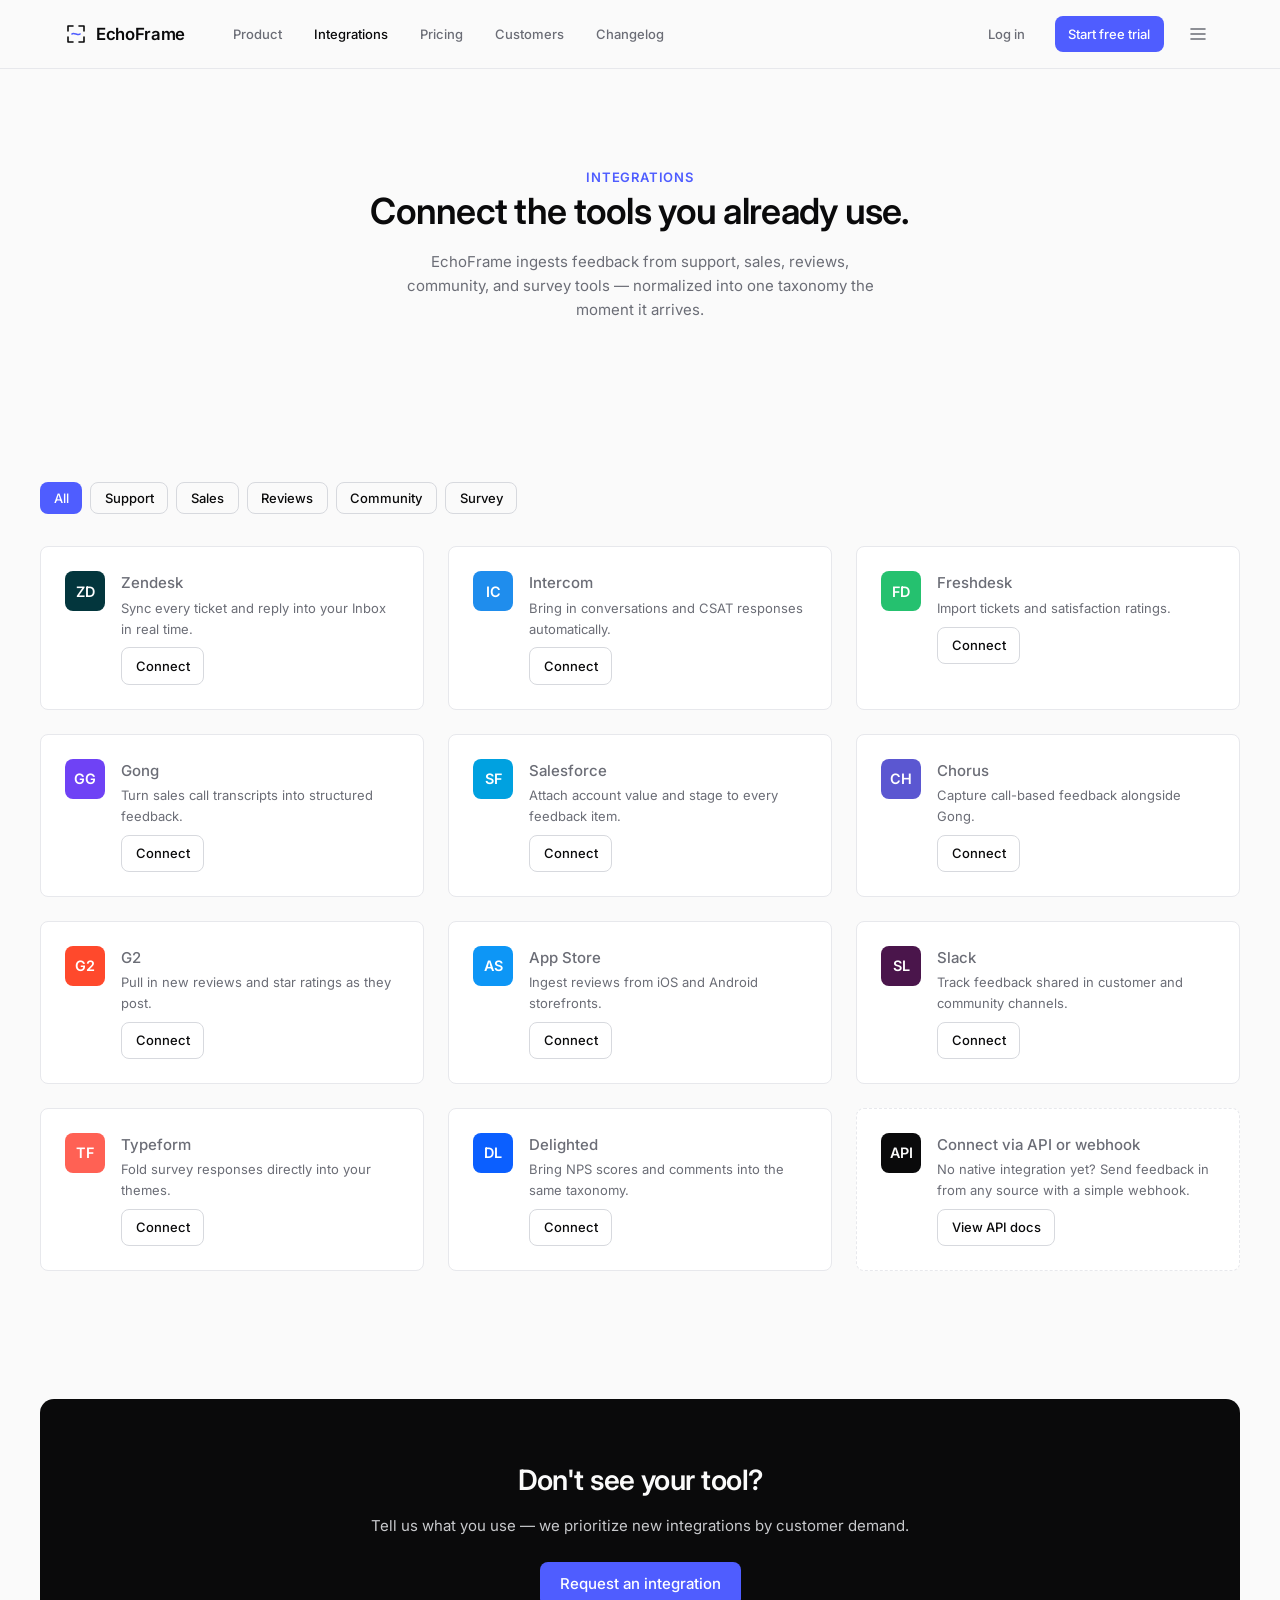
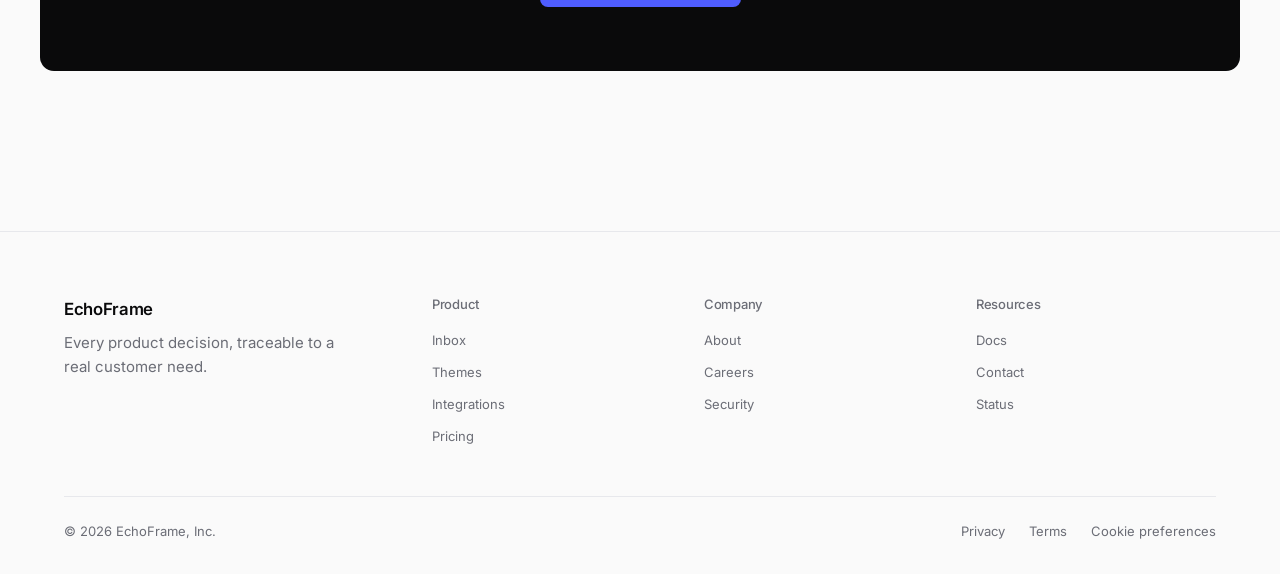
<file: integrations.html>
<!DOCTYPE html>
<html lang="en" data-default-theme="light">
<head>
<meta charset="UTF-8">
<meta name="viewport" content="width=device-width, initial-scale=1.0">
<title>Integrations — EchoFrame</title>
<meta name="description" content="Connect EchoFrame to the support, sales, review, community, and survey tools you already use.">
<link rel="icon" href="data:image/svg+xml,<svg xmlns=%22http://www.w3.org/2000/svg%22 viewBox=%220 0 24 24%22><rect width=%2224%22 height=%2224%22 rx=%226%22 fill=%22%234F5DFF%22/></svg>">
<link rel="preconnect" href="https://fonts.googleapis.com">
<link rel="preconnect" href="https://fonts.gstatic.com" crossorigin>
<link href="https://fonts.googleapis.com/css2?family=Inter:wght@400;500;600&display=swap" rel="stylesheet">
<link rel="stylesheet" href="css/tokens.css">
<link rel="stylesheet" href="css/base.css">
<link rel="stylesheet" href="css/components.css">
<link rel="stylesheet" href="css/layout.css">
<link rel="stylesheet" href="css/pages.css">
<link rel="stylesheet" href="css/premium.css">
</head>
<body>

<div class="page-loader" data-page-loader aria-hidden="true">
  <div class="loader-mark">
    <svg viewBox="0 0 44 44">
      <circle class="loader-ring" cx="22" cy="22" r="19"></circle>
      <circle class="loader-arc" cx="22" cy="22" r="19"></circle>
    </svg>
  </div>
</div>
<div class="cursor-glow" data-cursor-glow aria-hidden="true"></div>

<a class="sr-only" href="#main">Skip to content</a>

<header class="site-nav">
  <div class="container">
    <div class="nav-left">
      <a class="brand" href="index.html" aria-label="EchoFrame home">
        <svg class="brand-mark" viewBox="0 0 24 24" fill="none"><path d="M4 4H9M4 4V9M20 4H15M20 4V9M4 20H9M4 20V15M20 20H15M20 20V15" stroke="currentColor" stroke-width="1.6" stroke-linecap="round"/><path d="M8 12C9.5 10 14.5 14 16 12" stroke="#4F5DFF" stroke-width="1.6" stroke-linecap="round"/></svg>
        EchoFrame
      </a>
      <nav class="nav-links" aria-label="Primary">
        <a href="index.html#product">Product</a>
        <a href="integrations.html" aria-current="page">Integrations</a>
        <a href="pricing.html">Pricing</a>
        <a href="index.html#customers">Customers</a>
        <a href="#" aria-disabled="true">Changelog</a>
      </nav>
    </div>
    <div class="nav-right">
      <a class="btn btn-ghost btn-sm" href="login.html">Log in</a>
      <a class="btn btn-primary btn-sm" href="signup.html">Start free trial</a>
      <button class="nav-toggle icon-btn" data-nav-toggle aria-expanded="false" aria-label="Open menu">
        <svg width="20" height="20" viewBox="0 0 20 20" fill="none"><path d="M3 5H17M3 10H17M3 15H17" stroke="currentColor" stroke-width="1.6" stroke-linecap="round"/></svg>
      </button>
    </div>
  </div>
</header>

<div class="mobile-nav" data-mobile-nav>
  <div class="mobile-nav-header">
    <span class="brand">EchoFrame</span>
    <button class="icon-btn" data-nav-close aria-label="Close menu">
      <svg width="20" height="20" viewBox="0 0 20 20" fill="none"><path d="M5 5L15 15M15 5L5 15" stroke="currentColor" stroke-width="1.6" stroke-linecap="round"/></svg>
    </button>
  </div>
  <nav class="mobile-nav-links" aria-label="Mobile">
    <a href="index.html#product">Product</a>
    <a href="integrations.html">Integrations</a>
    <a href="pricing.html">Pricing</a>
    <a href="index.html#customers">Customers</a>
  </nav>
  <div class="mobile-nav-footer">
    <a class="btn btn-secondary btn-block" href="login.html">Log in</a>
    <a class="btn btn-primary btn-block" href="signup.html">Start free trial</a>
  </div>
</div>

<main id="main">
  <section class="section container text-center">
    <span class="eyebrow">Integrations</span>
    <h1 style="font-size:2.25rem; max-width:600px; margin:0 auto var(--space-2);">Connect the tools you already use.</h1>
    <p style="max-width:480px; margin:0 auto;">EchoFrame ingests feedback from support, sales, reviews, community, and survey tools — normalized into one taxonomy the moment it arrives.</p>
  </section>

  <section class="container section-tight">
    <div class="filter-row" role="group" aria-label="Filter integrations by category">
      <button class="btn btn-sm btn-primary" data-filter="all" aria-pressed="true">All</button>
      <button class="btn btn-sm btn-secondary" data-filter="support" aria-pressed="false">Support</button>
      <button class="btn btn-sm btn-secondary" data-filter="sales" aria-pressed="false">Sales</button>
      <button class="btn btn-sm btn-secondary" data-filter="reviews" aria-pressed="false">Reviews</button>
      <button class="btn btn-sm btn-secondary" data-filter="community" aria-pressed="false">Community</button>
      <button class="btn btn-sm btn-secondary" data-filter="survey" aria-pressed="false">Survey</button>
    </div>

    <div class="grid grid-3 reveal-stagger">
      <div class="card integration-card" data-category="support">
        <div class="integration-mark" style="background:#03363D;">ZD</div>
        <div>
          <p class="integration-name">Zendesk</p>
          <p class="integration-desc text-secondary">Sync every ticket and reply into your Inbox in real time.</p>
          <a class="btn btn-secondary btn-sm" style="margin-top:8px;" href="#">Connect</a>
        </div>
      </div>
      <div class="card integration-card" data-category="support">
        <div class="integration-mark" style="background:#1F8DED;">IC</div>
        <div>
          <p class="integration-name">Intercom</p>
          <p class="integration-desc text-secondary">Bring in conversations and CSAT responses automatically.</p>
          <a class="btn btn-secondary btn-sm" style="margin-top:8px;" href="#">Connect</a>
        </div>
      </div>
      <div class="card integration-card" data-category="support">
        <div class="integration-mark" style="background:#25C16F;">FD</div>
        <div>
          <p class="integration-name">Freshdesk</p>
          <p class="integration-desc text-secondary">Import tickets and satisfaction ratings.</p>
          <a class="btn btn-secondary btn-sm" style="margin-top:8px;" href="#">Connect</a>
        </div>
      </div>

      <div class="card integration-card" data-category="sales">
        <div class="integration-mark" style="background:#6F42F5;">GG</div>
        <div>
          <p class="integration-name">Gong</p>
          <p class="integration-desc text-secondary">Turn sales call transcripts into structured feedback.</p>
          <a class="btn btn-secondary btn-sm" style="margin-top:8px;" href="#">Connect</a>
        </div>
      </div>
      <div class="card integration-card" data-category="sales">
        <div class="integration-mark" style="background:#00A1E0;">SF</div>
        <div>
          <p class="integration-name">Salesforce</p>
          <p class="integration-desc text-secondary">Attach account value and stage to every feedback item.</p>
          <a class="btn btn-secondary btn-sm" style="margin-top:8px;" href="#">Connect</a>
        </div>
      </div>
      <div class="card integration-card" data-category="sales">
        <div class="integration-mark" style="background:#5B57D1;">CH</div>
        <div>
          <p class="integration-name">Chorus</p>
          <p class="integration-desc text-secondary">Capture call-based feedback alongside Gong.</p>
          <a class="btn btn-secondary btn-sm" style="margin-top:8px;" href="#">Connect</a>
        </div>
      </div>

      <div class="card integration-card" data-category="reviews">
        <div class="integration-mark" style="background:#FF492C;">G2</div>
        <div>
          <p class="integration-name">G2</p>
          <p class="integration-desc text-secondary">Pull in new reviews and star ratings as they post.</p>
          <a class="btn btn-secondary btn-sm" style="margin-top:8px;" href="#">Connect</a>
        </div>
      </div>
      <div class="card integration-card" data-category="reviews">
        <div class="integration-mark" style="background:#0D96F6;">AS</div>
        <div>
          <p class="integration-name">App Store</p>
          <p class="integration-desc text-secondary">Ingest reviews from iOS and Android storefronts.</p>
          <a class="btn btn-secondary btn-sm" style="margin-top:8px;" href="#">Connect</a>
        </div>
      </div>

      <div class="card integration-card" data-category="community">
        <div class="integration-mark" style="background:#4A154B;">SL</div>
        <div>
          <p class="integration-name">Slack</p>
          <p class="integration-desc text-secondary">Track feedback shared in customer and community channels.</p>
          <a class="btn btn-secondary btn-sm" style="margin-top:8px;" href="#">Connect</a>
        </div>
      </div>

      <div class="card integration-card" data-category="survey">
        <div class="integration-mark" style="background:#FF6154;">TF</div>
        <div>
          <p class="integration-name">Typeform</p>
          <p class="integration-desc text-secondary">Fold survey responses directly into your themes.</p>
          <a class="btn btn-secondary btn-sm" style="margin-top:8px;" href="#">Connect</a>
        </div>
      </div>
      <div class="card integration-card" data-category="survey">
        <div class="integration-mark" style="background:#0B5FFF;">DL</div>
        <div>
          <p class="integration-name">Delighted</p>
          <p class="integration-desc text-secondary">Bring NPS scores and comments into the same taxonomy.</p>
          <a class="btn btn-secondary btn-sm" style="margin-top:8px;" href="#">Connect</a>
        </div>
      </div>

      <div class="card integration-card api-card" data-category="all">
        <div class="integration-mark" style="background:var(--color-text-primary); color:var(--color-bg);">API</div>
        <div>
          <p class="integration-name">Connect via API or webhook</p>
          <p class="integration-desc text-secondary">No native integration yet? Send feedback in from any source with a simple webhook.</p>
          <a class="btn btn-secondary btn-sm" style="margin-top:8px;" href="#">View API docs</a>
        </div>
      </div>
    </div>
  </section>

  <section class="container section-tight">
    <div class="cta-band">
      <h2>Don't see your tool?</h2>
      <p>Tell us what you use — we prioritize new integrations by customer demand.</p>
      <a class="btn btn-primary" href="#">Request an integration</a>
    </div>
  </section>
</main>

<footer class="site-footer">
  <div class="container">
    <div class="footer-grid">
      <div class="footer-col footer-brand">
        <span class="brand">EchoFrame</span>
        <p class="text-secondary">Every product decision, traceable to a real customer need.</p>
      </div>
      <div class="footer-col">
        <h3>Product</h3>
        <ul>
          <li><a href="index.html#product">Inbox</a></li>
          <li><a href="index.html#product">Themes</a></li>
          <li><a href="integrations.html">Integrations</a></li>
          <li><a href="pricing.html">Pricing</a></li>
        </ul>
      </div>
      <div class="footer-col">
        <h3>Company</h3>
        <ul>
          <li><a href="#">About</a></li>
          <li><a href="#">Careers</a></li>
          <li><a href="#">Security</a></li>
        </ul>
      </div>
      <div class="footer-col">
        <h3>Resources</h3>
        <ul>
          <li><a href="#">Docs</a></li>
          <li><a href="#">Contact</a></li>
          <li><a href="#">Status</a></li>
        </ul>
      </div>
    </div>
    <div class="footer-bottom">
      <span>© 2026 EchoFrame, Inc.</span>
      <div class="footer-bottom-links">
        <a href="#">Privacy</a>
        <a href="#">Terms</a>
        <a href="#">Cookie preferences</a>
      </div>
    </div>
  </div>
</footer>

<script src="js/main.js"></script>
<script src="js/premium.js"></script>
</body>
</html>
</file>
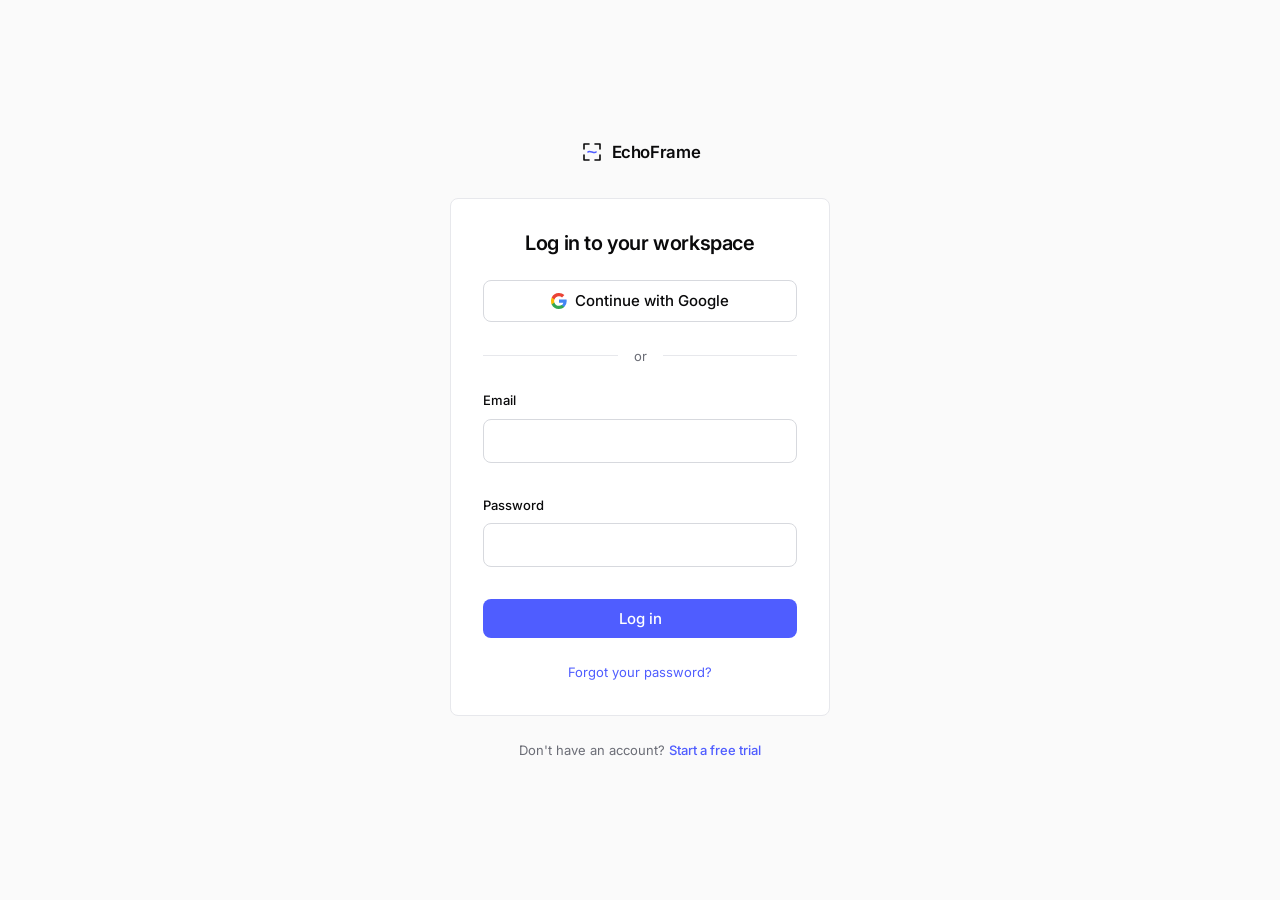
<file: login.html>
<!DOCTYPE html>
<html lang="en" data-default-theme="light">
<head>
<meta charset="UTF-8">
<meta name="viewport" content="width=device-width, initial-scale=1.0">
<title>Log in — EchoFrame</title>
<link rel="icon" href="data:image/svg+xml,<svg xmlns=%22http://www.w3.org/2000/svg%22 viewBox=%220 0 24 24%22><rect width=%2224%22 height=%2224%22 rx=%226%22 fill=%22%234F5DFF%22/></svg>">
<link rel="preconnect" href="https://fonts.googleapis.com">
<link rel="preconnect" href="https://fonts.gstatic.com" crossorigin>
<link href="https://fonts.googleapis.com/css2?family=Inter:wght@400;500;600&display=swap" rel="stylesheet">
<link rel="stylesheet" href="css/tokens.css">
<link rel="stylesheet" href="css/base.css">
<link rel="stylesheet" href="css/components.css">
<link rel="stylesheet" href="css/layout.css">
<link rel="stylesheet" href="css/pages.css">
<link rel="stylesheet" href="css/premium.css">
</head>
<body>

<div class="page-loader" data-page-loader aria-hidden="true">
  <div class="loader-mark">
    <svg viewBox="0 0 44 44">
      <circle class="loader-ring" cx="22" cy="22" r="19"></circle>
      <circle class="loader-arc" cx="22" cy="22" r="19"></circle>
    </svg>
  </div>
</div>
<div class="cursor-glow" data-cursor-glow aria-hidden="true"></div>

<div class="auth-shell">
  <div class="auth-card">
    <a class="brand" href="index.html" aria-label="EchoFrame home">
      <svg class="brand-mark" viewBox="0 0 24 24" fill="none"><path d="M4 4H9M4 4V9M20 4H15M20 4V9M4 20H9M4 20V15M20 20H15M20 20V15" stroke="currentColor" stroke-width="1.6" stroke-linecap="round"/><path d="M8 12C9.5 10 14.5 14 16 12" stroke="#4F5DFF" stroke-width="1.6" stroke-linecap="round"/></svg>
      EchoFrame
    </a>

    <div class="card" style="padding: var(--space-4);">
      <h1 style="font-size:1.25rem; text-align:center; margin-bottom: var(--space-3);">Log in to your workspace</h1>

      <button class="btn btn-secondary btn-block social-btn">
        <svg width="16" height="16" viewBox="0 0 16 16"><path fill="#4285F4" d="M15.68 8.18c0-.56-.05-1.1-.14-1.62H8v3.07h4.3a3.68 3.68 0 0 1-1.6 2.42v2h2.6a7.9 7.9 0 0 0 2.38-5.87z"/><path fill="#34A853" d="M8 16c2.16 0 3.97-.72 5.3-1.95l-2.6-2a4.8 4.8 0 0 1-2.7.76 4.9 4.9 0 0 1-4.6-3.4H.7v2.1A8 8 0 0 0 8 16z"/><path fill="#FBBC05" d="M3.4 9.4A4.8 4.8 0 0 1 3.15 8c0-.48.09-.95.25-1.4V4.5H.7A8 8 0 0 0 0 8c0 1.29.31 2.5.7 3.5z"/><path fill="#EA4335" d="M8 3.18c1.18 0 2.23.4 3.06 1.2l2.3-2.3A7.9 7.9 0 0 0 8 0 8 8 0 0 0 .7 4.5l2.7 2.1A4.9 4.9 0 0 1 8 3.18z"/></svg>
        Continue with Google
      </button>

      <div class="auth-divider">or</div>

      <form data-form data-confirm="Welcome back. Redirecting to your dashboard...">
        <div class="field">
          <label for="email">Email</label>
          <input type="email" id="email" name="email" required autocomplete="email">
          <span class="field-error-msg"></span>
        </div>
        <div class="field">
          <label for="password">Password</label>
          <input type="password" id="password" name="password" required autocomplete="current-password">
          <span class="field-error-msg"></span>
        </div>
        <button type="submit" class="btn btn-primary btn-block">Log in</button>
      </form>

      <p class="text-center text-meta" style="margin-top: var(--space-3);"><a href="#" style="color:var(--color-accent);">Forgot your password?</a></p>
    </div>

    <p class="text-center text-meta" style="margin-top: var(--space-3);">
      Don't have an account? <a href="signup.html" style="color:var(--color-accent); font-weight:500;">Start a free trial</a>
    </p>
  </div>
</div>

<script src="js/main.js"></script>
<script src="js/premium.js"></script>
</body>
</html>
</file>
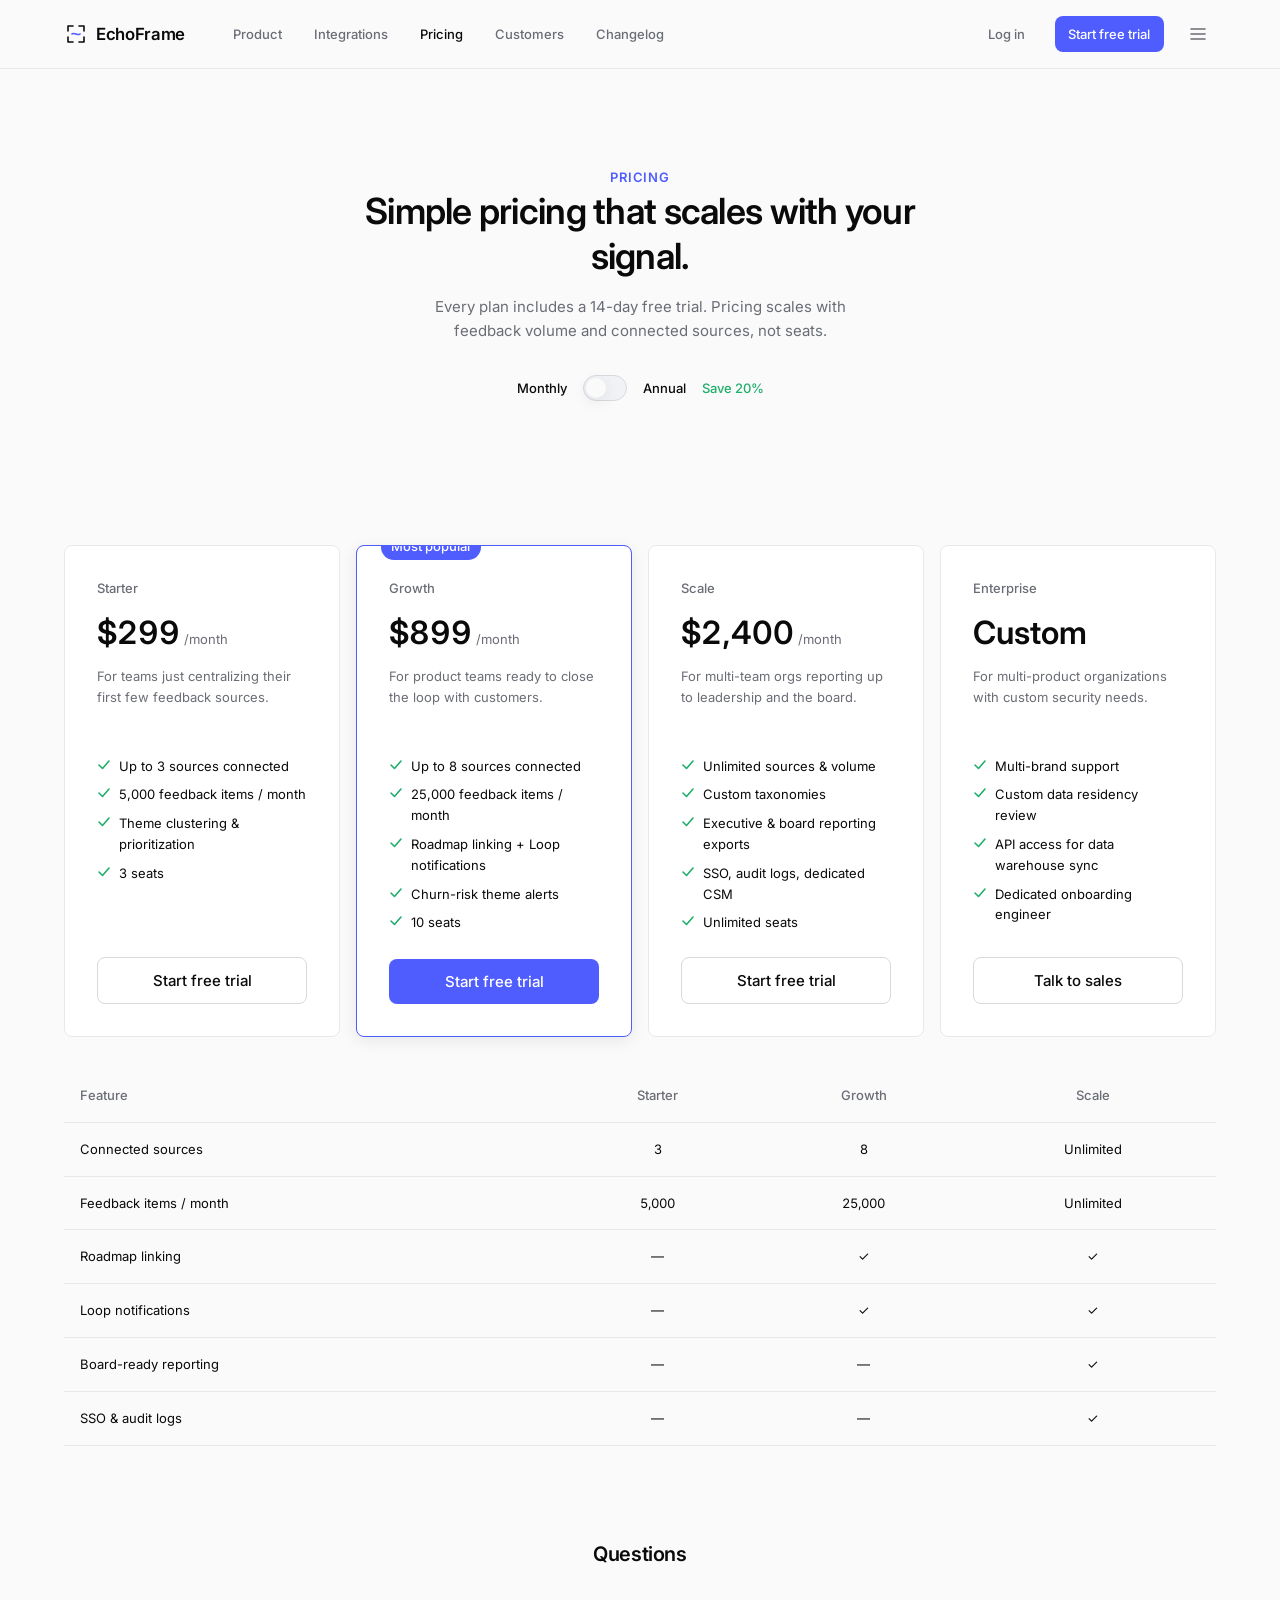
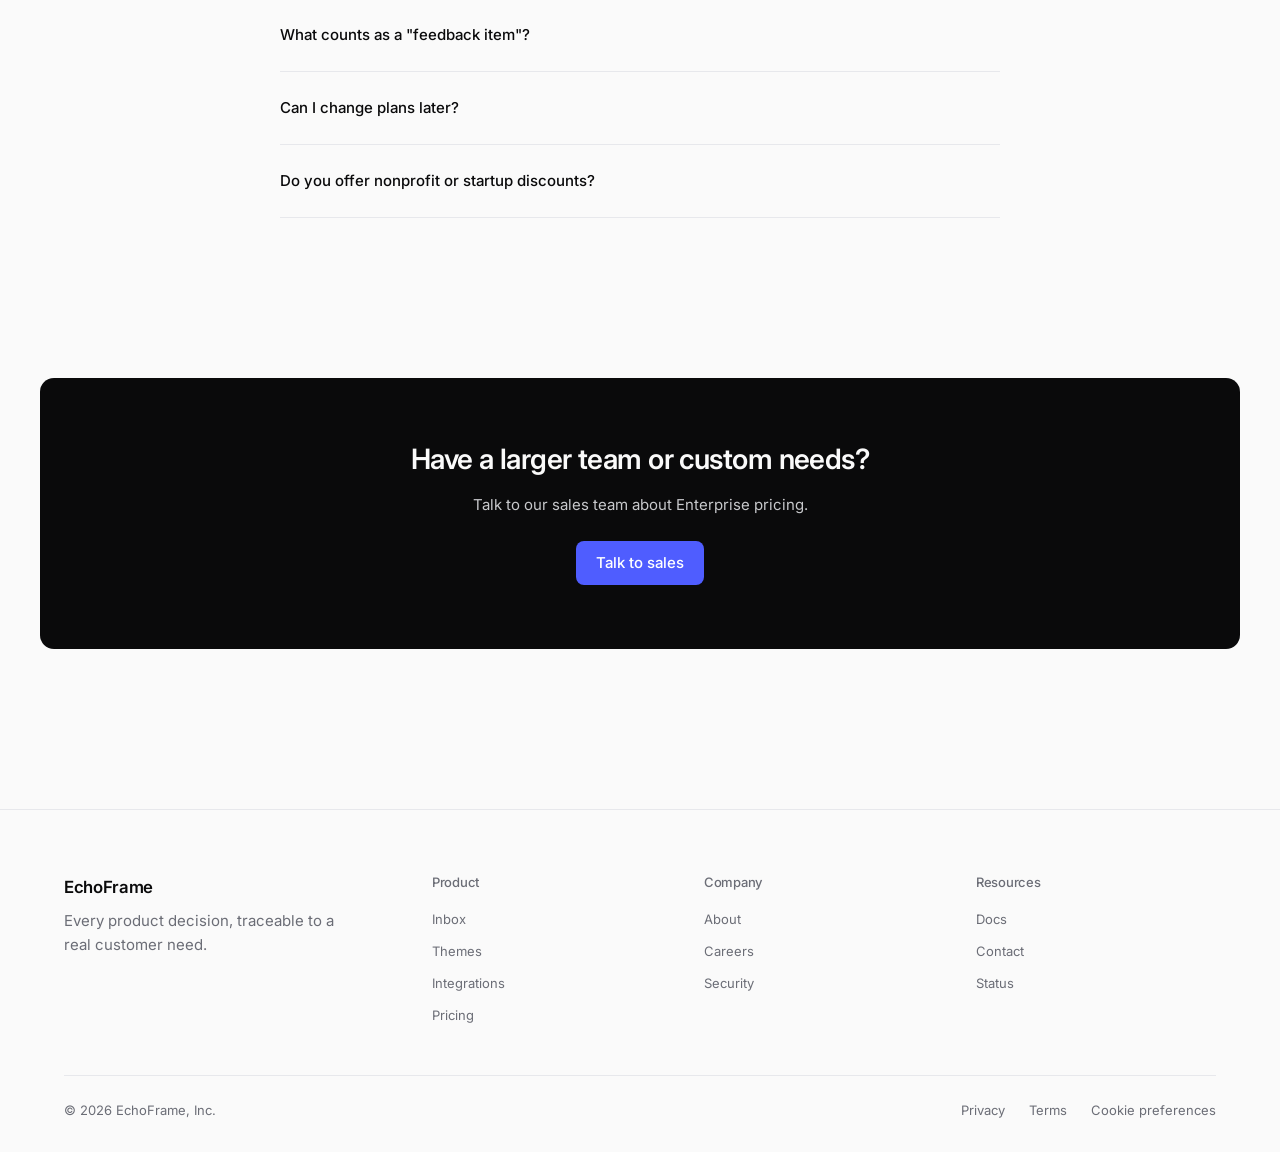
<file: pricing.html>
<!DOCTYPE html>
<html lang="en" data-default-theme="light">
<head>
<meta charset="UTF-8">
<meta name="viewport" content="width=device-width, initial-scale=1.0">
<title>Pricing — EchoFrame</title>
<meta name="description" content="Simple pricing that scales with your feedback volume. Starter, Growth, Scale, and Enterprise plans.">
<link rel="icon" href="data:image/svg+xml,<svg xmlns=%22http://www.w3.org/2000/svg%22 viewBox=%220 0 24 24%22><rect width=%2224%22 height=%2224%22 rx=%226%22 fill=%22%234F5DFF%22/></svg>">
<link rel="preconnect" href="https://fonts.googleapis.com">
<link rel="preconnect" href="https://fonts.gstatic.com" crossorigin>
<link href="https://fonts.googleapis.com/css2?family=Inter:wght@400;500;600&display=swap" rel="stylesheet">
<link rel="stylesheet" href="css/tokens.css">
<link rel="stylesheet" href="css/base.css">
<link rel="stylesheet" href="css/components.css">
<link rel="stylesheet" href="css/layout.css">
<link rel="stylesheet" href="css/pages.css">
<link rel="stylesheet" href="css/premium.css">
</head>
<body>

<div class="page-loader" data-page-loader aria-hidden="true">
  <div class="loader-mark">
    <svg viewBox="0 0 44 44">
      <circle class="loader-ring" cx="22" cy="22" r="19"></circle>
      <circle class="loader-arc" cx="22" cy="22" r="19"></circle>
    </svg>
  </div>
</div>
<div class="cursor-glow" data-cursor-glow aria-hidden="true"></div>

<a class="sr-only" href="#main">Skip to content</a>

<header class="site-nav">
  <div class="container">
    <div class="nav-left">
      <a class="brand" href="index.html" aria-label="EchoFrame home">
        <svg class="brand-mark" viewBox="0 0 24 24" fill="none"><path d="M4 4H9M4 4V9M20 4H15M20 4V9M4 20H9M4 20V15M20 20H15M20 20V15" stroke="currentColor" stroke-width="1.6" stroke-linecap="round"/><path d="M8 12C9.5 10 14.5 14 16 12" stroke="#4F5DFF" stroke-width="1.6" stroke-linecap="round"/></svg>
        EchoFrame
      </a>
      <nav class="nav-links" aria-label="Primary">
        <a href="index.html#product">Product</a>
        <a href="integrations.html">Integrations</a>
        <a href="pricing.html" aria-current="page">Pricing</a>
        <a href="index.html#customers">Customers</a>
        <a href="#" aria-disabled="true">Changelog</a>
      </nav>
    </div>
    <div class="nav-right">
      <a class="btn btn-ghost btn-sm" href="login.html">Log in</a>
      <a class="btn btn-primary btn-sm" href="signup.html">Start free trial</a>
      <button class="nav-toggle icon-btn" data-nav-toggle aria-expanded="false" aria-label="Open menu">
        <svg width="20" height="20" viewBox="0 0 20 20" fill="none"><path d="M3 5H17M3 10H17M3 15H17" stroke="currentColor" stroke-width="1.6" stroke-linecap="round"/></svg>
      </button>
    </div>
  </div>
</header>

<div class="mobile-nav" data-mobile-nav>
  <div class="mobile-nav-header">
    <span class="brand">EchoFrame</span>
    <button class="icon-btn" data-nav-close aria-label="Close menu">
      <svg width="20" height="20" viewBox="0 0 20 20" fill="none"><path d="M5 5L15 15M15 5L5 15" stroke="currentColor" stroke-width="1.6" stroke-linecap="round"/></svg>
    </button>
  </div>
  <nav class="mobile-nav-links" aria-label="Mobile">
    <a href="index.html#product">Product</a>
    <a href="integrations.html">Integrations</a>
    <a href="pricing.html">Pricing</a>
    <a href="index.html#customers">Customers</a>
  </nav>
  <div class="mobile-nav-footer">
    <a class="btn btn-secondary btn-block" href="login.html">Log in</a>
    <a class="btn btn-primary btn-block" href="signup.html">Start free trial</a>
  </div>
</div>

<main id="main">
  <section class="section container text-center">
    <span class="eyebrow">Pricing</span>
    <h1 style="font-size:2.25rem; max-width:600px; margin:0 auto var(--space-2);">Simple pricing that scales with your signal.</h1>
    <p style="max-width:480px; margin:0 auto var(--space-4);">Every plan includes a 14-day free trial. Pricing scales with feedback volume and connected sources, not seats.</p>

    <div class="billing-toggle-wrap">
      <span class="text-meta" style="color:var(--color-text-primary); font-weight:500;">Monthly</span>
      <label class="switch" aria-label="Toggle annual billing">
        <input type="checkbox" data-billing-toggle>
        <span class="switch-track"></span>
      </label>
      <span class="text-meta" style="color:var(--color-text-primary); font-weight:500;">Annual</span>
      <span class="save-badge">Save 20%</span>
    </div>
  </section>

  <section class="container">
    <div class="pricing-grid reveal-stagger">
      <div class="card plan-card">
        <p class="plan-name">Starter</p>
        <div class="plan-price"><span class="amount font-tabular" data-monthly="$299" data-annual="$239">$299</span><span class="period" data-period-label>/month</span></div>
        <p class="plan-desc">For teams just centralizing their first few feedback sources.</p>
        <ul class="plan-features">
          <li><svg width="14" height="14" viewBox="0 0 14 14"><path d="M2 7L5.5 10.5L12 3" stroke="currentColor" stroke-width="1.6" fill="none" stroke-linecap="round" stroke-linejoin="round"/></svg> Up to 3 sources connected</li>
          <li><svg width="14" height="14" viewBox="0 0 14 14"><path d="M2 7L5.5 10.5L12 3" stroke="currentColor" stroke-width="1.6" fill="none" stroke-linecap="round" stroke-linejoin="round"/></svg> 5,000 feedback items / month</li>
          <li><svg width="14" height="14" viewBox="0 0 14 14"><path d="M2 7L5.5 10.5L12 3" stroke="currentColor" stroke-width="1.6" fill="none" stroke-linecap="round" stroke-linejoin="round"/></svg> Theme clustering & prioritization</li>
          <li><svg width="14" height="14" viewBox="0 0 14 14"><path d="M2 7L5.5 10.5L12 3" stroke="currentColor" stroke-width="1.6" fill="none" stroke-linecap="round" stroke-linejoin="round"/></svg> 3 seats</li>
        </ul>
        <a class="btn btn-secondary btn-block" href="signup.html">Start free trial</a>
      </div>

      <div class="card plan-card is-featured">
        <span class="plan-badge">Most popular</span>
        <p class="plan-name">Growth</p>
        <div class="plan-price"><span class="amount font-tabular" data-monthly="$899" data-annual="$719">$899</span><span class="period" data-period-label>/month</span></div>
        <p class="plan-desc">For product teams ready to close the loop with customers.</p>
        <ul class="plan-features">
          <li><svg width="14" height="14" viewBox="0 0 14 14"><path d="M2 7L5.5 10.5L12 3" stroke="currentColor" stroke-width="1.6" fill="none" stroke-linecap="round" stroke-linejoin="round"/></svg> Up to 8 sources connected</li>
          <li><svg width="14" height="14" viewBox="0 0 14 14"><path d="M2 7L5.5 10.5L12 3" stroke="currentColor" stroke-width="1.6" fill="none" stroke-linecap="round" stroke-linejoin="round"/></svg> 25,000 feedback items / month</li>
          <li><svg width="14" height="14" viewBox="0 0 14 14"><path d="M2 7L5.5 10.5L12 3" stroke="currentColor" stroke-width="1.6" fill="none" stroke-linecap="round" stroke-linejoin="round"/></svg> Roadmap linking + Loop notifications</li>
          <li><svg width="14" height="14" viewBox="0 0 14 14"><path d="M2 7L5.5 10.5L12 3" stroke="currentColor" stroke-width="1.6" fill="none" stroke-linecap="round" stroke-linejoin="round"/></svg> Churn-risk theme alerts</li>
          <li><svg width="14" height="14" viewBox="0 0 14 14"><path d="M2 7L5.5 10.5L12 3" stroke="currentColor" stroke-width="1.6" fill="none" stroke-linecap="round" stroke-linejoin="round"/></svg> 10 seats</li>
        </ul>
        <a class="btn btn-primary btn-block" href="signup.html">Start free trial</a>
      </div>

      <div class="card plan-card">
        <p class="plan-name">Scale</p>
        <div class="plan-price"><span class="amount font-tabular" data-monthly="$2,400" data-annual="$1,920">$2,400</span><span class="period" data-period-label>/month</span></div>
        <p class="plan-desc">For multi-team orgs reporting up to leadership and the board.</p>
        <ul class="plan-features">
          <li><svg width="14" height="14" viewBox="0 0 14 14"><path d="M2 7L5.5 10.5L12 3" stroke="currentColor" stroke-width="1.6" fill="none" stroke-linecap="round" stroke-linejoin="round"/></svg> Unlimited sources & volume</li>
          <li><svg width="14" height="14" viewBox="0 0 14 14"><path d="M2 7L5.5 10.5L12 3" stroke="currentColor" stroke-width="1.6" fill="none" stroke-linecap="round" stroke-linejoin="round"/></svg> Custom taxonomies</li>
          <li><svg width="14" height="14" viewBox="0 0 14 14"><path d="M2 7L5.5 10.5L12 3" stroke="currentColor" stroke-width="1.6" fill="none" stroke-linecap="round" stroke-linejoin="round"/></svg> Executive & board reporting exports</li>
          <li><svg width="14" height="14" viewBox="0 0 14 14"><path d="M2 7L5.5 10.5L12 3" stroke="currentColor" stroke-width="1.6" fill="none" stroke-linecap="round" stroke-linejoin="round"/></svg> SSO, audit logs, dedicated CSM</li>
          <li><svg width="14" height="14" viewBox="0 0 14 14"><path d="M2 7L5.5 10.5L12 3" stroke="currentColor" stroke-width="1.6" fill="none" stroke-linecap="round" stroke-linejoin="round"/></svg> Unlimited seats</li>
        </ul>
        <a class="btn btn-secondary btn-block" href="signup.html">Start free trial</a>
      </div>

      <div class="card plan-card">
        <p class="plan-name">Enterprise</p>
        <div class="plan-price"><span class="amount">Custom</span></div>
        <p class="plan-desc">For multi-product organizations with custom security needs.</p>
        <ul class="plan-features">
          <li><svg width="14" height="14" viewBox="0 0 14 14"><path d="M2 7L5.5 10.5L12 3" stroke="currentColor" stroke-width="1.6" fill="none" stroke-linecap="round" stroke-linejoin="round"/></svg> Multi-brand support</li>
          <li><svg width="14" height="14" viewBox="0 0 14 14"><path d="M2 7L5.5 10.5L12 3" stroke="currentColor" stroke-width="1.6" fill="none" stroke-linecap="round" stroke-linejoin="round"/></svg> Custom data residency review</li>
          <li><svg width="14" height="14" viewBox="0 0 14 14"><path d="M2 7L5.5 10.5L12 3" stroke="currentColor" stroke-width="1.6" fill="none" stroke-linecap="round" stroke-linejoin="round"/></svg> API access for data warehouse sync</li>
          <li><svg width="14" height="14" viewBox="0 0 14 14"><path d="M2 7L5.5 10.5L12 3" stroke="currentColor" stroke-width="1.6" fill="none" stroke-linecap="round" stroke-linejoin="round"/></svg> Dedicated onboarding engineer</li>
        </ul>
        <a class="btn btn-secondary btn-block" href="#contact">Talk to sales</a>
      </div>
    </div>

    <table class="compare-table">
      <thead>
        <tr><th>Feature</th><th>Starter</th><th>Growth</th><th>Scale</th></tr>
      </thead>
      <tbody>
        <tr><td>Connected sources</td><td>3</td><td>8</td><td>Unlimited</td></tr>
        <tr><td>Feedback items / month</td><td class="font-tabular">5,000</td><td class="font-tabular">25,000</td><td>Unlimited</td></tr>
        <tr><td>Roadmap linking</td><td>—</td><td>✓</td><td>✓</td></tr>
        <tr><td>Loop notifications</td><td>—</td><td>✓</td><td>✓</td></tr>
        <tr><td>Board-ready reporting</td><td>—</td><td>—</td><td>✓</td></tr>
        <tr><td>SSO & audit logs</td><td>—</td><td>—</td><td>✓</td></tr>
      </tbody>
    </table>
  </section>

  <section class="section container" style="max-width:720px;">
    <h2 class="text-center" style="margin-bottom: var(--space-4);">Questions</h2>
    <details class="faq-item">
      <summary>What counts as a "feedback item"?</summary>
      <p>Any single inbound piece of customer signal — a support ticket, a sales call transcript, a review, or a survey response — counts as one item toward your monthly volume.</p>
    </details>
    <details class="faq-item">
      <summary>Can I change plans later?</summary>
      <p>Yes. Upgrades apply immediately; downgrades take effect at the start of your next billing cycle.</p>
    </details>
    <details class="faq-item">
      <summary>Do you offer nonprofit or startup discounts?</summary>
      <p>Early-stage startups under 20 employees can request a discounted Starter rate — reach out from the contact page.</p>
    </details>
  </section>

  <section class="container section-tight" id="contact">
    <div class="cta-band">
      <h2>Have a larger team or custom needs?</h2>
      <p>Talk to our sales team about Enterprise pricing.</p>
      <a class="btn btn-primary" href="index.html#customers">Talk to sales</a>
    </div>
  </section>
</main>

<footer class="site-footer">
  <div class="container">
    <div class="footer-grid">
      <div class="footer-col footer-brand">
        <span class="brand">EchoFrame</span>
        <p class="text-secondary">Every product decision, traceable to a real customer need.</p>
      </div>
      <div class="footer-col">
        <h3>Product</h3>
        <ul>
          <li><a href="index.html#product">Inbox</a></li>
          <li><a href="index.html#product">Themes</a></li>
          <li><a href="integrations.html">Integrations</a></li>
          <li><a href="pricing.html">Pricing</a></li>
        </ul>
      </div>
      <div class="footer-col">
        <h3>Company</h3>
        <ul>
          <li><a href="#">About</a></li>
          <li><a href="#">Careers</a></li>
          <li><a href="#">Security</a></li>
        </ul>
      </div>
      <div class="footer-col">
        <h3>Resources</h3>
        <ul>
          <li><a href="#">Docs</a></li>
          <li><a href="#">Contact</a></li>
          <li><a href="#">Status</a></li>
        </ul>
      </div>
    </div>
    <div class="footer-bottom">
      <span>© 2026 EchoFrame, Inc.</span>
      <div class="footer-bottom-links">
        <a href="#">Privacy</a>
        <a href="#">Terms</a>
        <a href="#">Cookie preferences</a>
      </div>
    </div>
  </div>
</footer>

<script src="js/main.js"></script>
<script src="js/premium.js"></script>
</body>
</html>
</file>
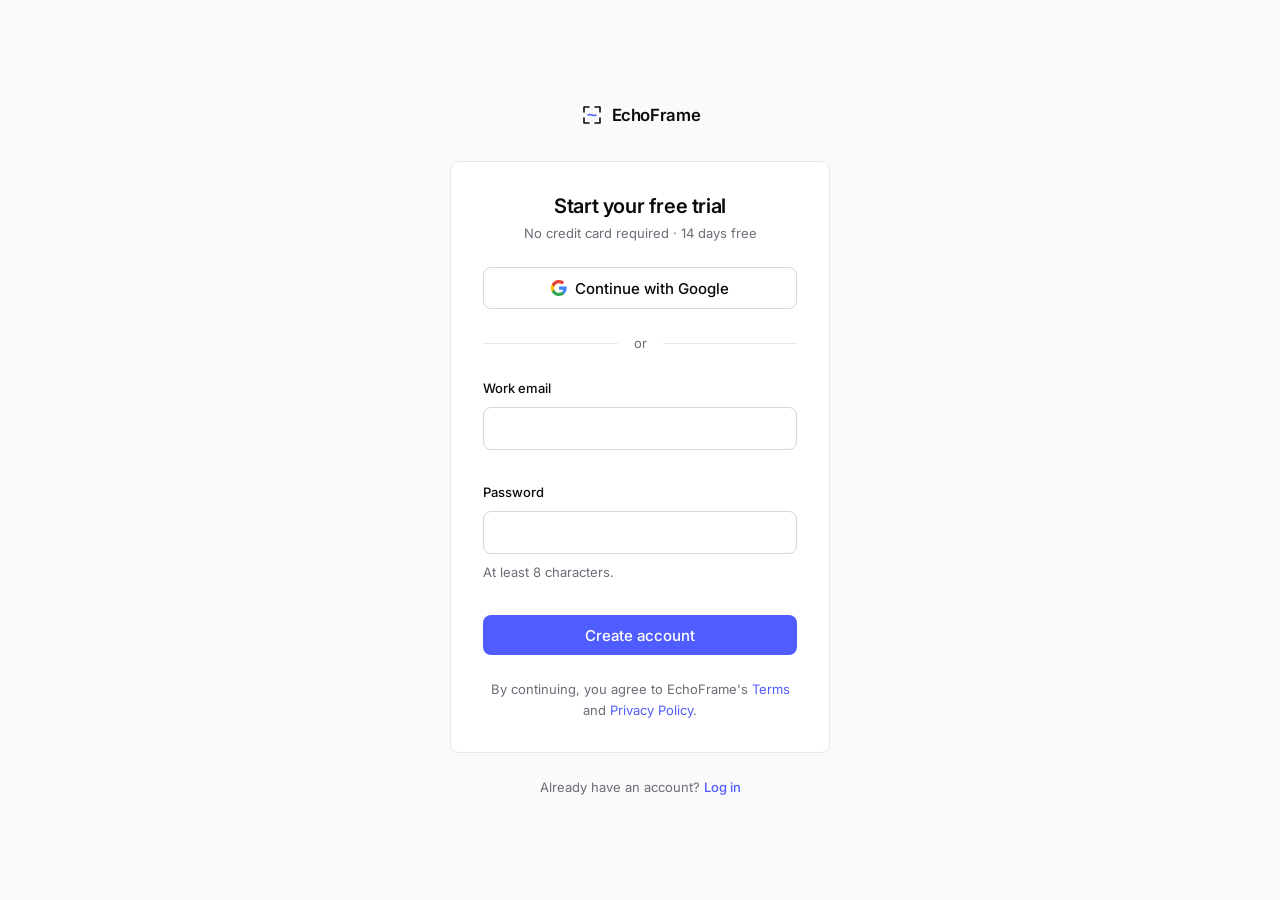
<file: signup.html>
<!DOCTYPE html>
<html lang="en" data-default-theme="light">
<head>
<meta charset="UTF-8">
<meta name="viewport" content="width=device-width, initial-scale=1.0">
<title>Start your free trial — EchoFrame</title>
<link rel="icon" href="data:image/svg+xml,<svg xmlns=%22http://www.w3.org/2000/svg%22 viewBox=%220 0 24 24%22><rect width=%2224%22 height=%2224%22 rx=%226%22 fill=%22%234F5DFF%22/></svg>">
<link rel="preconnect" href="https://fonts.googleapis.com">
<link rel="preconnect" href="https://fonts.gstatic.com" crossorigin>
<link href="https://fonts.googleapis.com/css2?family=Inter:wght@400;500;600&display=swap" rel="stylesheet">
<link rel="stylesheet" href="css/tokens.css">
<link rel="stylesheet" href="css/base.css">
<link rel="stylesheet" href="css/components.css">
<link rel="stylesheet" href="css/layout.css">
<link rel="stylesheet" href="css/pages.css">
<link rel="stylesheet" href="css/premium.css">
</head>
<body>

<div class="page-loader" data-page-loader aria-hidden="true">
  <div class="loader-mark">
    <svg viewBox="0 0 44 44">
      <circle class="loader-ring" cx="22" cy="22" r="19"></circle>
      <circle class="loader-arc" cx="22" cy="22" r="19"></circle>
    </svg>
  </div>
</div>
<div class="cursor-glow" data-cursor-glow aria-hidden="true"></div>

<div class="auth-shell">
  <div class="auth-card">
    <a class="brand" href="index.html" aria-label="EchoFrame home">
      <svg class="brand-mark" viewBox="0 0 24 24" fill="none"><path d="M4 4H9M4 4V9M20 4H15M20 4V9M4 20H9M4 20V15M20 20H15M20 20V15" stroke="currentColor" stroke-width="1.6" stroke-linecap="round"/><path d="M8 12C9.5 10 14.5 14 16 12" stroke="#4F5DFF" stroke-width="1.6" stroke-linecap="round"/></svg>
      EchoFrame
    </a>

    <div class="card" style="padding: var(--space-4);">
      <h1 style="font-size:1.25rem; text-align:center; margin-bottom:4px;">Start your free trial</h1>
      <p class="text-center text-meta" style="margin-bottom: var(--space-3);">No credit card required · 14 days free</p>

      <button class="btn btn-secondary btn-block social-btn">
        <svg width="16" height="16" viewBox="0 0 16 16"><path fill="#4285F4" d="M15.68 8.18c0-.56-.05-1.1-.14-1.62H8v3.07h4.3a3.68 3.68 0 0 1-1.6 2.42v2h2.6a7.9 7.9 0 0 0 2.38-5.87z"/><path fill="#34A853" d="M8 16c2.16 0 3.97-.72 5.3-1.95l-2.6-2a4.8 4.8 0 0 1-2.7.76 4.9 4.9 0 0 1-4.6-3.4H.7v2.1A8 8 0 0 0 8 16z"/><path fill="#FBBC05" d="M3.4 9.4A4.8 4.8 0 0 1 3.15 8c0-.48.09-.95.25-1.4V4.5H.7A8 8 0 0 0 0 8c0 1.29.31 2.5.7 3.5z"/><path fill="#EA4335" d="M8 3.18c1.18 0 2.23.4 3.06 1.2l2.3-2.3A7.9 7.9 0 0 0 8 0 8 8 0 0 0 .7 4.5l2.7 2.1A4.9 4.9 0 0 1 8 3.18z"/></svg>
        Continue with Google
      </button>

      <div class="auth-divider">or</div>

      <form data-form data-confirm="Check your inbox to verify your email and finish setting up your workspace.">
        <div class="field">
          <label for="work-email">Work email</label>
          <input type="email" id="work-email" name="work-email" required autocomplete="email">
          <span class="field-error-msg"></span>
        </div>
        <div class="field">
          <label for="new-password">Password</label>
          <input type="password" id="new-password" name="password" required autocomplete="new-password">
          <span class="field-hint">At least 8 characters.</span>
          <span class="field-error-msg"></span>
        </div>
        <button type="submit" class="btn btn-primary btn-block">Create account</button>
      </form>

      <p class="text-center text-meta" style="margin-top: var(--space-3);">
        By continuing, you agree to EchoFrame's <a href="#" style="color:var(--color-accent);">Terms</a> and <a href="#" style="color:var(--color-accent);">Privacy Policy</a>.
      </p>
    </div>

    <p class="text-center text-meta" style="margin-top: var(--space-3);">
      Already have an account? <a href="login.html" style="color:var(--color-accent); font-weight:500;">Log in</a>
    </p>
  </div>
</div>

<script src="js/main.js"></script>
<script src="js/premium.js"></script>
</body>
</html>
</file>
<file: css/tokens.css>
/* ==========================================================================
   EchoFrame Design Tokens
   Primitive tokens -> Semantic tokens. Components should only ever
   reference semantic tokens (the second block), never primitives directly.
   ========================================================================== */

:root {
  /* ---- Primitive color tokens ---- */
  --ink-black: #0A0A0B;
  --graphite: #1C1D1F;
  --graphite-2: #262729;
  --slate: #6B6D76;
  --slate-2: #8E9099;
  --mist: #E7E8EC;
  --mist-2: #F1F2F5;
  --paper-white: #FAFAFA;
  --white: #FFFFFF;

  --signal-indigo: #4F5DFF;
  --signal-indigo-strong: #3C48D6;
  --signal-green: #1FAE6B;
  --signal-amber: #E8A23D;
  --signal-red: #E5484D;

  /* ---- Primitive type tokens ---- */
  --font-sans: 'Inter', -apple-system, BlinkMacSystemFont, 'Segoe UI', Helvetica, Arial, sans-serif;
  --font-mono: 'JetBrains Mono', ui-monospace, SFMono-Regular, Menlo, Consolas, monospace;

  --fs-display: clamp(2.75rem, 5vw, 4.5rem);
  --fs-h1: 1.75rem;
  --fs-h2: 1.25rem;
  --fs-h3: 1rem;
  --fs-body: 0.9375rem;
  --fs-meta: 0.8125rem;
  --fs-stat: 2rem;

  --lh-tight: 1.1;
  --lh-heading: 1.25;
  --lh-body: 1.6;

  --fw-regular: 400;
  --fw-medium: 500;
  --fw-semibold: 600;

  --tracking-tight: -0.02em;
  --tracking-normal: 0;

  /* ---- Primitive spacing scale (8px grid, 4px half-step) ---- */
  --space-05: 0.25rem; /* 4px  */
  --space-1:  0.5rem;  /* 8px  */
  --space-2:  1rem;    /* 16px */
  --space-3:  1.5rem;  /* 24px */
  --space-4:  2rem;    /* 32px */
  --space-6:  3rem;    /* 48px */
  --space-8:  4rem;    /* 64px */
  --space-12: 6rem;    /* 96px */
  --space-16: 8rem;    /* 128px */

  /* ---- Primitive radius scale ---- */
  --radius-sm: 4px;
  --radius-md: 8px;
  --radius-lg: 14px;
  --radius-full: 999px;

  /* ---- Primitive shadow scale ---- */
  --shadow-none: none;
  --shadow-raised: 0 4px 16px rgba(10, 10, 11, 0.08);
  --shadow-overlay: 0 16px 48px rgba(10, 10, 11, 0.18);

  /* ---- Primitive motion scale ---- */
  --duration-micro: 140ms;
  --duration-panel: 280ms;
  --ease-out: cubic-bezier(0.16, 1, 0.3, 1);
  --ease-in: cubic-bezier(0.7, 0, 0.84, 0);

  /* ---- Breakpoints (reference only; used in media queries directly) ---- */
  --bp-tablet: 768px;
  --bp-laptop: 1024px;
  --bp-desktop: 1280px;

  /* ---- Semantic tokens: LIGHT THEME (marketing default) ---- */
  --color-bg: var(--paper-white);
  --color-bg-elevated: var(--white);
  --color-surface: var(--white);
  --color-surface-sunken: var(--mist-2);
  --color-border: var(--mist);
  --color-border-strong: #D7D9DE;
  --color-text-primary: var(--ink-black);
  --color-text-secondary: var(--slate);
  --color-text-on-accent: var(--white);
  --color-accent: var(--signal-indigo);
  --color-accent-strong: var(--signal-indigo-strong);
  --color-status-positive: var(--signal-green);
  --color-status-warning: var(--signal-amber);
  --color-status-negative: var(--signal-red);
  --shadow-elevated: var(--shadow-raised);
}

/* ---- Semantic tokens: DARK THEME (product app default) ---- */
[data-theme="dark"] {
  --color-bg: var(--ink-black);
  --color-bg-elevated: var(--graphite);
  --color-surface: var(--graphite);
  --color-surface-sunken: var(--graphite-2);
  --color-border: #2C2D30;
  --color-border-strong: #3A3B3F;
  --color-text-primary: #F2F2F4;
  --color-text-secondary: var(--slate-2);
  --color-text-on-accent: var(--white);
  --color-accent: #6C77FF;
  --color-accent-strong: #8790FF;
  --color-status-positive: #33C37F;
  --color-status-warning: #F0B054;
  --color-status-negative: #F0656A;
  --shadow-elevated: none;
}
</file>
<file: css/base.css>
/* ==========================================================================
   Base reset & global element styles
   ========================================================================== */

*, *::before, *::after { box-sizing: border-box; }

html {
  -webkit-text-size-adjust: 100%;
  scroll-behavior: smooth;
}

@media (prefers-reduced-motion: reduce) {
  html { scroll-behavior: auto; }
  *, *::before, *::after {
    animation-duration: 0.001ms !important;
    animation-iteration-count: 1 !important;
    transition-duration: 0.001ms !important;
    scroll-behavior: auto !important;
  }
}

body {
  margin: 0;
  background: var(--color-bg);
  color: var(--color-text-primary);
  font-family: var(--font-sans);
  font-size: var(--fs-body);
  line-height: var(--lh-body);
  -webkit-font-smoothing: antialiased;
  transition: background-color var(--duration-panel) var(--ease-out), color var(--duration-panel) var(--ease-out);
}

img, svg { display: block; max-width: 100%; }

a { color: inherit; text-decoration: none; }

button {
  font-family: inherit;
  cursor: pointer;
  border: none;
  background: none;
  color: inherit;
}

ul { margin: 0; padding: 0; list-style: none; }

h1, h2, h3, p { margin: 0; }

h1, h2, h3 {
  font-weight: var(--fw-semibold);
  letter-spacing: var(--tracking-tight);
  line-height: var(--lh-heading);
}

h1 { font-size: var(--fs-h1); }
h2 { font-size: var(--fs-h2); }
h3 { font-size: var(--fs-h3); font-weight: var(--fw-medium); }

p { color: var(--color-text-secondary); }

.font-tabular { font-feature-settings: "tnum" 1; font-variant-numeric: tabular-nums; }

/* Visible keyboard focus everywhere — never color-only */
:focus-visible {
  outline: 2px solid var(--color-accent);
  outline-offset: 2px;
  border-radius: var(--radius-sm);
}

/* Utility: screen-reader only */
.sr-only {
  position: absolute;
  width: 1px; height: 1px;
  padding: 0; margin: -1px;
  overflow: hidden;
  clip: rect(0,0,0,0);
  white-space: nowrap;
}

.container {
  width: 100%;
  max-width: 1200px;
  margin: 0 auto;
  padding: 0 var(--space-3);
}

@media (max-width: 767px) {
  .container { padding: 0 var(--space-2); }
}
</file>
<file: css/components.css>
/* ==========================================================================
   Components
   ========================================================================== */

/* ---- Buttons ---- */
.btn {
  display: inline-flex;
  align-items: center;
  justify-content: center;
  gap: var(--space-1);
  padding: 0.65rem 1.25rem;
  font-size: var(--fs-body);
  font-weight: var(--fw-medium);
  border-radius: var(--radius-md);
  transition: background-color var(--duration-micro) linear, border-color var(--duration-micro) linear, color var(--duration-micro) linear, transform var(--duration-micro) var(--ease-out);
  white-space: nowrap;
}
.btn:active { transform: translateY(1px); }

.btn-primary {
  background: var(--color-accent);
  color: var(--color-text-on-accent);
}
.btn-primary:hover { background: var(--color-accent-strong); }

.btn-secondary {
  background: transparent;
  color: var(--color-text-primary);
  border: 1px solid var(--color-border-strong);
}
.btn-secondary:hover { border-color: var(--color-accent); }

.btn-ghost {
  background: transparent;
  color: var(--color-text-secondary);
}
.btn-ghost:hover { color: var(--color-text-primary); }

.btn-sm { padding: 0.45rem 0.85rem; font-size: var(--fs-meta); }
.btn-block { width: 100%; }

/* ---- Site nav ---- */
.site-nav {
  position: sticky;
  top: 0;
  z-index: 50;
  background: color-mix(in srgb, var(--color-bg) 88%, transparent);
  backdrop-filter: blur(10px);
  border-bottom: 1px solid var(--color-border);
}
.site-nav .container {
  display: flex;
  align-items: center;
  justify-content: space-between;
  height: 68px;
}
.nav-left { display: flex; align-items: center; gap: var(--space-6); }
.nav-links { display: flex; align-items: center; gap: var(--space-4); }
.nav-links a {
  font-size: var(--fs-meta);
  font-weight: var(--fw-medium);
  color: var(--color-text-secondary);
  transition: color var(--duration-micro) linear;
}
.nav-links a:hover, .nav-links a[aria-current="page"] { color: var(--color-text-primary); }
.nav-right { display: flex; align-items: center; gap: var(--space-2); }

.brand {
  display: flex;
  align-items: center;
  gap: var(--space-1);
  font-weight: var(--fw-semibold);
  font-size: 1.05rem;
  letter-spacing: var(--tracking-tight);
}
.brand-mark { width: 24px; height: 24px; }

.nav-toggle {
  display: none;
  width: 40px; height: 40px;
  align-items: center; justify-content: center;
}

/* ---- Mobile nav overlay ---- */
.mobile-nav {
  position: fixed;
  inset: 0;
  background: var(--color-bg);
  z-index: 100;
  display: flex;
  flex-direction: column;
  padding: var(--space-3);
  transform: translateY(-100%);
  transition: transform var(--duration-panel) var(--ease-out);
}
.mobile-nav.is-open { transform: translateY(0); }
.mobile-nav-header { display: flex; justify-content: space-between; align-items: center; height: 44px; margin-bottom: var(--space-4); }
.mobile-nav-links { display: flex; flex-direction: column; gap: var(--space-3); font-size: 1.5rem; font-weight: var(--fw-medium); }
.mobile-nav-footer { margin-top: auto; display: flex; flex-direction: column; gap: var(--space-2); padding-top: var(--space-4); }

@media (max-width: 1023px) {
  .nav-links, .nav-right .btn-secondary { display: none; }
  .nav-toggle { display: flex; }
}

/* ---- Icon button ---- */
.icon-btn {
  width: 36px; height: 36px;
  display: inline-flex; align-items: center; justify-content: center;
  border-radius: var(--radius-md);
  color: var(--color-text-secondary);
  transition: background-color var(--duration-micro) linear, color var(--duration-micro) linear;
}
.icon-btn:hover { background: var(--color-surface-sunken); color: var(--color-text-primary); }

/* ---- Cards ---- */
.card {
  background: var(--color-surface);
  border: 1px solid var(--color-border);
  border-radius: var(--radius-md);
  padding: var(--space-3);
  transition: border-color var(--duration-micro) linear, transform var(--duration-micro) var(--ease-out);
}

.card-hover:hover { border-color: var(--color-border-strong); transform: translateY(-2px); }

/* ---- Badges / tags ---- */
.badge {
  display: inline-flex;
  align-items: center;
  gap: 0.35em;
  font-size: var(--fs-meta);
  font-weight: var(--fw-medium);
  padding: 0.2rem 0.6rem;
  border-radius: var(--radius-full);
  background: var(--color-surface-sunken);
  color: var(--color-text-secondary);
}
.badge-accent { background: color-mix(in srgb, var(--color-accent) 14%, transparent); color: var(--color-accent); }
.badge-positive { background: color-mix(in srgb, var(--color-status-positive) 16%, transparent); color: var(--color-status-positive); }
.badge-warning { background: color-mix(in srgb, var(--color-status-warning) 18%, transparent); color: var(--color-status-warning); }
.badge-negative { background: color-mix(in srgb, var(--color-status-negative) 16%, transparent); color: var(--color-status-negative); }

.dot { width: 8px; height: 8px; border-radius: 50%; flex-shrink: 0; }
.dot-positive { background: var(--color-status-positive); }
.dot-warning { background: var(--color-status-warning); }
.dot-negative { background: var(--color-status-negative); }

/* ---- Section eyebrow label ---- */
.eyebrow {
  font-size: var(--fs-meta);
  font-weight: var(--fw-semibold);
  letter-spacing: 0.06em;
  text-transform: uppercase;
  color: var(--color-accent);
  margin-bottom: var(--space-2);
}

/* ---- Forms ---- */
.field { display: flex; flex-direction: column; gap: var(--space-1); margin-bottom: var(--space-3); }
.field label { font-size: var(--fs-meta); font-weight: var(--fw-medium); color: var(--color-text-primary); }
.field input, .field select, .field textarea {
  font-family: inherit;
  font-size: var(--fs-body);
  padding: 0.7rem 0.85rem;
  border: 1px solid var(--color-border-strong);
  border-radius: var(--radius-md);
  background: var(--color-surface);
  color: var(--color-text-primary);
  transition: border-color var(--duration-micro) linear;
}
.field input:focus, .field select:focus, .field textarea:focus {
  outline: none;
  border-color: var(--color-accent);
}
.field-error input { border-color: var(--color-status-negative); }
.field-error-msg { font-size: var(--fs-meta); color: var(--color-status-negative); }
.field-hint { font-size: var(--fs-meta); color: var(--color-text-secondary); }

.form-confirm {
  display: flex;
  flex-direction: column;
  align-items: flex-start;
  gap: var(--space-1);
  padding: var(--space-3);
  background: color-mix(in srgb, var(--color-status-positive) 10%, transparent);
  border: 1px solid color-mix(in srgb, var(--color-status-positive) 30%, transparent);
  border-radius: var(--radius-md);
}

/* ---- Footer ---- */
.site-footer {
  border-top: 1px solid var(--color-border);
  padding: var(--space-8) 0 var(--space-4);
  margin-top: var(--space-12);
}
.footer-grid {
  display: grid;
  grid-template-columns: 1.4fr 1fr 1fr 1fr;
  gap: var(--space-4);
  padding-bottom: var(--space-6);
}
.footer-col h3 { font-size: var(--fs-meta); color: var(--color-text-secondary); font-weight: var(--fw-medium); margin-bottom: var(--space-2); }
.footer-col ul { display: flex; flex-direction: column; gap: var(--space-1); }
.footer-col a { font-size: var(--fs-meta); color: var(--color-text-secondary); transition: color var(--duration-micro) linear; }
.footer-col a:hover { color: var(--color-text-primary); }
.footer-brand p { max-width: 280px; margin-top: var(--space-1); }
.footer-social { display: flex; gap: var(--space-2); margin-top: var(--space-3); }
.footer-bottom {
  display: flex;
  justify-content: space-between;
  align-items: center;
  padding-top: var(--space-3);
  border-top: 1px solid var(--color-border);
  font-size: var(--fs-meta);
  color: var(--color-text-secondary);
  flex-wrap: wrap;
  gap: var(--space-2);
}
.footer-bottom-links { display: flex; gap: var(--space-3); }

@media (max-width: 767px) {
  .footer-grid { grid-template-columns: 1fr 1fr; gap: var(--space-4) var(--space-2); }
  .footer-brand { grid-column: 1 / -1; }
}

/* ---- Toast (used on dashboard demo) ---- */
.toast {
  position: fixed;
  bottom: var(--space-3);
  right: var(--space-3);
  display: flex;
  align-items: center;
  gap: var(--space-2);
  background: var(--color-surface);
  border: 1px solid var(--color-border);
  border-left: 3px solid var(--color-accent);
  border-radius: var(--radius-md);
  padding: var(--space-2) var(--space-3);
  box-shadow: var(--shadow-elevated);
  transform: translateY(12px);
  opacity: 0;
  pointer-events: none;
  transition: transform var(--duration-panel) var(--ease-out), opacity var(--duration-panel) var(--ease-out);
  z-index: 200;
  font-size: var(--fs-meta);
}
.toast.is-visible { transform: translateY(0); opacity: 1; }

/* ---- Reveal-on-scroll ---- */
.reveal {
  opacity: 0;
  transform: translateY(16px);
  transition: opacity 600ms var(--ease-out), transform 600ms var(--ease-out);
}
.reveal.is-visible { opacity: 1; transform: translateY(0); }

/* ---- Theme toggle switch ---- */
.theme-toggle {
  width: 36px; height: 36px;
  border-radius: var(--radius-md);
  display: inline-flex; align-items: center; justify-content: center;
  color: var(--color-text-secondary);
  transition: background-color var(--duration-micro) linear;
}
.theme-toggle:hover { background: var(--color-surface-sunken); }
.theme-toggle .icon-moon { display: none; }
[data-theme="dark"] .theme-toggle .icon-sun { display: none; }
[data-theme="dark"] .theme-toggle .icon-moon { display: block; }
</file>
<file: css/layout.css>
/* ==========================================================================
   Layout primitives
   ========================================================================== */

.section { padding: var(--space-12) 0; }
.section-tight { padding: var(--space-8) 0; }

@media (max-width: 767px) {
  .section { padding: var(--space-8) 0; }
  .section-tight { padding: var(--space-6) 0; }
}

.section-head {
  max-width: 640px;
  margin-bottom: var(--space-6);
}
.section-head.center { margin-left: auto; margin-right: auto; text-align: center; }

.grid { display: grid; gap: var(--space-3); }
.grid-2 { grid-template-columns: repeat(2, 1fr); }
.grid-3 { grid-template-columns: repeat(3, 1fr); }
.grid-4 { grid-template-columns: repeat(4, 1fr); }

@media (max-width: 1023px) {
  .grid-4 { grid-template-columns: repeat(2, 1fr); }
  .grid-3 { grid-template-columns: repeat(2, 1fr); }
}
@media (max-width: 640px) {
  .grid-2, .grid-3, .grid-4 { grid-template-columns: 1fr; }
}

.stack { display: flex; flex-direction: column; }
.row { display: flex; align-items: center; }
.gap-1 { gap: var(--space-1); }
.gap-2 { gap: var(--space-2); }
.gap-3 { gap: var(--space-3); }
.gap-4 { gap: var(--space-4); }
.between { justify-content: space-between; }
.center-x { justify-content: center; }
.wrap { flex-wrap: wrap; }

.text-center { text-align: center; }
.text-secondary { color: var(--color-text-secondary); }
.text-meta { font-size: var(--fs-meta); }

/* ---- Split layout (image + text, alternating) ---- */
.split {
  display: grid;
  grid-template-columns: 1fr 1fr;
  gap: var(--space-6);
  align-items: center;
}
.split.reverse .split-media { order: 2; }
@media (max-width: 1023px) {
  .split { grid-template-columns: 1fr; }
  .split.reverse .split-media { order: 0; }
}

.split-media {
  aspect-ratio: 4/3;
  border-radius: var(--radius-lg);
  border: 1px solid var(--color-border);
  background: var(--color-surface);
  overflow: hidden;
  padding: var(--space-3);
}

/* ---- CTA band ---- */
.cta-band {
  background: var(--color-text-primary);
  color: var(--color-bg);
  border-radius: var(--radius-lg);
  padding: var(--space-8) var(--space-6);
  text-align: center;
}
[data-theme="dark"] .cta-band { background: var(--color-surface-sunken); color: var(--color-text-primary); }
.cta-band h2 { color: inherit; font-size: 1.75rem; }
.cta-band p { color: color-mix(in srgb, var(--color-bg) 65%, var(--color-text-secondary)); margin: var(--space-2) 0 var(--space-3); }

/* ---- Auth layout ---- */
.auth-shell {
  min-height: 100vh;
  display: flex;
  align-items: center;
  justify-content: center;
  padding: var(--space-3);
}
.auth-card {
  width: 100%;
  max-width: 380px;
}
.auth-card .brand { justify-content: center; margin-bottom: var(--space-4); }
.auth-divider {
  display: flex;
  align-items: center;
  gap: var(--space-2);
  color: var(--color-text-secondary);
  font-size: var(--fs-meta);
  margin: var(--space-3) 0;
}
.auth-divider::before, .auth-divider::after { content: ""; flex: 1; height: 1px; background: var(--color-border); }
</file>
<file: css/pages.css>
/* ==========================================================================
   Page-specific styles
   ========================================================================== */

/* ---------------- Hero ---------------- */
.hero { padding: var(--space-12) 0 var(--space-8); text-align: center; }
.hero h1 {
  font-size: var(--fs-display);
  line-height: var(--lh-tight);
  max-width: 800px;
  margin: 0 auto var(--space-3);
}
.hero .lede { max-width: 520px; margin: 0 auto var(--space-4); font-size: 1.0625rem; }
.hero-actions { display: flex; justify-content: center; gap: var(--space-2); margin-bottom: var(--space-8); }
.hero-note { font-size: var(--fs-meta); color: var(--color-text-secondary); margin-top: var(--space-2); }

/* Signature "convergence" visual: scattered feedback dots resolving into a Theme card */
.converge-visual {
  position: relative;
  max-width: 720px;
  margin: 0 auto;
  border-radius: var(--radius-lg);
  border: 1px solid var(--color-border);
  background: var(--color-surface);
  padding: var(--space-6) var(--space-4);
  min-height: 280px;
  display: flex;
  align-items: center;
  justify-content: center;
  overflow: hidden;
}
.converge-dot {
  position: absolute;
  width: 8px; height: 8px;
  border-radius: 50%;
  background: var(--color-text-secondary);
  opacity: 0.35;
  animation: converge-in 2.6s var(--ease-out) infinite;
}
.converge-dot:nth-child(1) { top: 18%; left: 12%; animation-delay: 0s; background: var(--color-status-positive); }
.converge-dot:nth-child(2) { top: 70%; left: 20%; animation-delay: 0.15s; }
.converge-dot:nth-child(3) { top: 30%; left: 82%; animation-delay: 0.3s; background: var(--color-status-warning); }
.converge-dot:nth-child(4) { top: 78%; left: 78%; animation-delay: 0.45s; }
.converge-dot:nth-child(5) { top: 12%; left: 55%; animation-delay: 0.6s; }
.converge-dot:nth-child(6) { top: 85%; left: 50%; animation-delay: 0.75s; background: var(--color-status-negative); }

@keyframes converge-in {
  0% { transform: translate(0, 0) scale(1); opacity: 0.5; }
  55% { transform: translate(var(--tx, 0), var(--ty, 0)) scale(0.4); opacity: 0.9; }
  70% { opacity: 0; }
  100% { opacity: 0; }
}
.converge-dot:nth-child(1) { --tx: 220px; --ty: 60px; }
.converge-dot:nth-child(2) { --tx: 200px; --ty: -30px; }
.converge-dot:nth-child(3) { --tx: -180px; --ty: 40px; }
.converge-dot:nth-child(4) { --tx: -160px; --ty: -50px; }
.converge-dot:nth-child(5) { --tx: 40px; --ty: 60px; }
.converge-dot:nth-child(6) { --tx: -20px; --ty: -70px; }

@media (prefers-reduced-motion: reduce) {
  .converge-dot { animation: none; opacity: 0; }
}

.theme-card-demo {
  position: relative;
  z-index: 2;
  width: 280px;
  background: var(--color-surface);
  border: 1px solid var(--color-border-strong);
  border-radius: var(--radius-md);
  padding: var(--space-2) var(--space-3);
  box-shadow: var(--shadow-elevated);
}
.theme-card-demo .top-row { display: flex; align-items: center; justify-content: space-between; margin-bottom: var(--space-1); }
.theme-card-demo .title-row { display: flex; align-items: center; gap: var(--space-1); font-weight: var(--fw-medium); font-size: var(--fs-body); }
.theme-card-demo .trend { color: var(--color-status-positive); font-size: var(--fs-meta); font-weight: var(--fw-medium); }
.theme-card-demo .meta-row { display: flex; align-items: center; gap: var(--space-1); }

/* ---------------- Logo bar ---------------- */
.logo-bar { display: flex; align-items: center; justify-content: center; gap: var(--space-6); flex-wrap: wrap; opacity: 0.65; }
.logo-bar span { font-weight: var(--fw-semibold); font-size: 1rem; letter-spacing: 0.02em; }

/* ---------------- Problem framing ---------------- */
.problem-card .icon-tile { margin-bottom: var(--space-2); }

.icon-tile {
  width: 40px; height: 40px;
  border-radius: var(--radius-md);
  background: var(--color-surface-sunken);
  display: flex; align-items: center; justify-content: center;
  color: var(--color-accent);
}

/* ---------------- Case studies ---------------- */
.case-study {
  display: grid;
  grid-template-columns: 1fr 2fr;
  gap: var(--space-4);
  align-items: center;
}
.case-stat { font-size: 2.75rem; font-weight: var(--fw-semibold); color: var(--color-accent); line-height: 1; }
@media (max-width: 767px) { .case-study { grid-template-columns: 1fr; } }

/* ---------------- Pricing ---------------- */
.billing-toggle-wrap { display: flex; align-items: center; justify-content: center; gap: var(--space-2); margin-bottom: var(--space-6); }
.switch { position: relative; width: 44px; height: 26px; }
.switch input { position: absolute; inset: 0; opacity: 0; margin: 0; cursor: pointer; }
.switch-track {
  position: absolute; inset: 0;
  background: var(--color-surface-sunken);
  border: 1px solid var(--color-border-strong);
  border-radius: var(--radius-full);
  transition: background-color var(--duration-micro) linear;
}
.switch-track::after {
  content: "";
  position: absolute;
  top: 2px; left: 2px;
  width: 20px; height: 20px;
  background: var(--color-bg);
  border-radius: 50%;
  box-shadow: var(--shadow-raised);
  transition: transform var(--duration-micro) var(--ease-out);
}
.switch input:checked + .switch-track { background: var(--color-accent); }
.switch input:checked + .switch-track::after { transform: translateX(18px); }
.save-badge { font-size: var(--fs-meta); color: var(--color-status-positive); font-weight: var(--fw-medium); }

.pricing-grid { display: grid; grid-template-columns: repeat(4, 1fr); gap: var(--space-2); align-items: stretch; }
@media (max-width: 1023px) { .pricing-grid { grid-template-columns: repeat(2, 1fr); } }
@media (max-width: 640px) { .pricing-grid { grid-template-columns: 1fr; } }

.plan-card { display: flex; flex-direction: column; padding: var(--space-4); }
.plan-card.is-featured { border-color: var(--color-accent); box-shadow: var(--shadow-elevated); position: relative; }
.plan-badge {
  position: absolute; top: -12px; left: var(--space-3);
  background: var(--color-accent); color: var(--color-text-on-accent);
  font-size: var(--fs-meta); font-weight: var(--fw-medium);
  padding: 0.15rem 0.6rem; border-radius: var(--radius-full);
}
.plan-name { font-size: var(--fs-meta); color: var(--color-text-secondary); font-weight: var(--fw-medium); margin-bottom: var(--space-1); }
.plan-price { display: flex; align-items: baseline; gap: 0.25rem; margin-bottom: var(--space-1); }
.plan-price .amount { font-size: 2rem; font-weight: var(--fw-semibold); }
.plan-price .period { font-size: var(--fs-meta); color: var(--color-text-secondary); }
.plan-desc { font-size: var(--fs-meta); margin-bottom: var(--space-3); }
.plan-features { display: flex; flex-direction: column; gap: var(--space-1); margin: var(--space-3) 0; flex: 1; }
.plan-features li { display: flex; gap: var(--space-1); font-size: var(--fs-meta); align-items: flex-start; }
.plan-features svg { flex-shrink: 0; margin-top: 2px; color: var(--color-status-positive); }

.compare-table { width: 100%; border-collapse: collapse; margin-top: var(--space-4); }
.compare-table th, .compare-table td { text-align: left; padding: var(--space-2); border-bottom: 1px solid var(--color-border); font-size: var(--fs-meta); }
.compare-table th { color: var(--color-text-secondary); font-weight: var(--fw-medium); }
.compare-table td:not(:first-child), .compare-table th:not(:first-child) { text-align: center; }

.faq-item { border-bottom: 1px solid var(--color-border); padding: var(--space-3) 0; }
.faq-item summary { cursor: pointer; font-weight: var(--fw-medium); list-style: none; display: flex; justify-content: space-between; align-items: center; }
.faq-item summary::-webkit-details-marker { display: none; }
.faq-item p { margin-top: var(--space-2); max-width: 640px; }

/* ---------------- Integrations ---------------- */
.filter-row { display: flex; gap: var(--space-1); flex-wrap: wrap; margin-bottom: var(--space-4); }
.integration-card { display: flex; align-items: flex-start; gap: var(--space-2); }
.integration-mark {
  width: 40px; height: 40px; border-radius: var(--radius-md);
  display: flex; align-items: center; justify-content: center;
  font-weight: var(--fw-semibold); font-size: 0.9rem;
  color: var(--color-text-on-accent);
  flex-shrink: 0;
}
.integration-name { font-weight: var(--fw-medium); margin-bottom: 0.15rem; }
.integration-desc { font-size: var(--fs-meta); }
.api-card { border-style: dashed; }

/* ---------------- Auth ---------------- */
.social-btn { display: flex; align-items: center; justify-content: center; gap: var(--space-1); }

/* ---------------- Dashboard shell ---------------- */
.app-shell { display: flex; min-height: 100vh; }
.app-sidebar {
  width: 240px;
  flex-shrink: 0;
  background: var(--color-bg-elevated);
  border-right: 1px solid var(--color-border);
  display: flex;
  flex-direction: column;
  padding: var(--space-2);
  transition: width var(--duration-panel) var(--ease-out);
}
.app-sidebar.is-collapsed { width: 68px; }
.app-sidebar.is-collapsed .nav-label,
.app-sidebar.is-collapsed .workspace-name,
.app-sidebar.is-collapsed .sidebar-section-label { display: none; }

.workspace-switch { display: flex; align-items: center; gap: var(--space-1); padding: var(--space-1); border-radius: var(--radius-md); margin-bottom: var(--space-2); }
.workspace-switch:hover { background: var(--color-surface-sunken); }
.workspace-avatar { width: 26px; height: 26px; border-radius: var(--radius-sm); background: var(--color-accent); color: var(--color-text-on-accent); display: flex; align-items: center; justify-content: center; font-size: 0.75rem; font-weight: var(--fw-semibold); flex-shrink: 0; }

.sidebar-nav { display: flex; flex-direction: column; gap: 2px; }
.sidebar-link {
  display: flex; align-items: center; gap: var(--space-2);
  padding: 0.55rem 0.6rem;
  border-radius: var(--radius-md);
  font-size: var(--fs-meta);
  font-weight: var(--fw-medium);
  color: var(--color-text-secondary);
  position: relative;
}
.sidebar-link svg { flex-shrink: 0; }
.sidebar-link:hover { background: var(--color-surface-sunken); color: var(--color-text-primary); }
.sidebar-link.is-active { color: var(--color-text-primary); background: var(--color-surface-sunken); }
.sidebar-link.is-active::before {
  content: ""; position: absolute; left: -8px; top: 50%; transform: translateY(-50%);
  width: 3px; height: 16px; background: var(--color-accent); border-radius: var(--radius-full);
}
.sidebar-badge { margin-left: auto; font-size: 0.7rem; background: var(--color-accent); color: var(--color-text-on-accent); border-radius: var(--radius-full); padding: 0.05rem 0.4rem; }

.sidebar-footer { margin-top: auto; display: flex; flex-direction: column; gap: 2px; padding-top: var(--space-2); border-top: 1px solid var(--color-border); }

.app-main { flex: 1; min-width: 0; display: flex; flex-direction: column; }
.app-topbar {
  height: 64px; flex-shrink: 0;
  display: flex; align-items: center; justify-content: space-between;
  padding: 0 var(--space-3);
  border-bottom: 1px solid var(--color-border);
}
.app-content { padding: var(--space-4); flex: 1; }

.stat-card .stat-label { font-size: var(--fs-meta); color: var(--color-text-secondary); margin-bottom: var(--space-1); }
.stat-card .stat-value { font-size: var(--fs-stat); font-weight: var(--fw-semibold); }
.stat-card .stat-trend { font-size: var(--fs-meta); font-weight: var(--fw-medium); margin-top: var(--space-1); }
.stat-trend.up { color: var(--color-status-positive); }
.stat-trend.down { color: var(--color-status-negative); }

.widget { padding: var(--space-3); }
.widget-title { font-size: var(--fs-h3); font-weight: var(--fw-medium); margin-bottom: var(--space-2); }
.rank-row { display: flex; align-items: center; gap: var(--space-2); padding: var(--space-1) 0; border-bottom: 1px solid var(--color-border); font-size: var(--fs-meta); }
.rank-row:last-child { border-bottom: none; }
.rank-row .rank-name { flex: 1; font-weight: var(--fw-medium); color: var(--color-text-primary); }

.nudge-widget { border-left: 3px solid var(--color-status-warning); }

.activity-row { display: flex; gap: var(--space-2); font-size: var(--fs-meta); padding: var(--space-1) 0; }
.activity-row .activity-time { color: var(--color-text-secondary); white-space: nowrap; }

.detail-panel {
  position: fixed;
  top: 0; right: 0; bottom: 0;
  width: 380px;
  background: var(--color-bg-elevated);
  border-left: 1px solid var(--color-border);
  transform: translateX(100%);
  transition: transform var(--duration-panel) var(--ease-out);
  z-index: 60;
  padding: var(--space-3);
  overflow-y: auto;
}
.detail-panel.is-open { transform: translateX(0); }
@media (max-width: 640px) { .detail-panel { width: 100%; } }

.dashboard-grid { display: grid; grid-template-columns: 2fr 1fr; gap: var(--space-3); }
@media (max-width: 1023px) { .dashboard-grid { grid-template-columns: 1fr; } }
</file>
<file: css/premium.css>
/* ==========================================================================
   EchoFrame — Premium enhancement layer
   Additive only: page loader, cursor glow, richer scroll reveal, micro-
   interactions, enhanced pricing cards, AI workflow visualization, and
   extra dashboard widgets. Consumes existing tokens only — no new colors,
   no structural changes to existing components.
   ========================================================================== */

/* ---------------------------------------------------------------------
   Page loader
   --------------------------------------------------------------------- */
.page-loader {
  position: fixed;
  inset: 0;
  z-index: 1000;
  display: flex;
  align-items: center;
  justify-content: center;
  background: var(--color-bg);
  transition: opacity 480ms var(--ease-out), visibility 480ms var(--ease-out);
}
.page-loader.is-hidden {
  opacity: 0;
  visibility: hidden;
  pointer-events: none;
}
.loader-mark {
  width: 44px;
  height: 44px;
  position: relative;
}
.loader-mark svg { width: 100%; height: 100%; }
.loader-mark .loader-ring {
  fill: none;
  stroke: var(--color-border-strong);
  stroke-width: 2;
}
.loader-mark .loader-arc {
  fill: none;
  stroke: var(--color-accent);
  stroke-width: 2;
  stroke-linecap: round;
  stroke-dasharray: 90 200;
  transform-origin: 50% 50%;
  animation: loader-spin 900ms linear infinite;
}
@keyframes loader-spin {
  to { transform: rotate(360deg); }
}
@media (prefers-reduced-motion: reduce) {
  .page-loader { transition: none; }
  .loader-arc { animation: none; }
}

/* ---------------------------------------------------------------------
   Cursor glow — soft ambient light that follows the pointer.
   Hidden entirely on touch / coarse-pointer devices.
   --------------------------------------------------------------------- */
.cursor-glow {
  position: fixed;
  top: 0;
  left: 0;
  width: 480px;
  height: 480px;
  margin-left: -240px;
  margin-top: -240px;
  border-radius: 50%;
  background: radial-gradient(circle, color-mix(in srgb, var(--color-accent) 16%, transparent) 0%, transparent 68%);
  pointer-events: none;
  z-index: 1;
  opacity: 0;
  transition: opacity 320ms var(--ease-out);
  will-change: transform;
  transform: translate3d(-999px, -999px, 0);
}
.cursor-glow.is-active { opacity: 1; }
[data-theme="dark"] .cursor-glow {
  background: radial-gradient(circle, color-mix(in srgb, var(--color-accent) 22%, transparent) 0%, transparent 70%);
}
@media (pointer: coarse), (prefers-reduced-motion: reduce) {
  .cursor-glow { display: none; }
}

/* ---------------------------------------------------------------------
   Scroll reveal — stagger for grouped items
   --------------------------------------------------------------------- */
.reveal-stagger > * {
  opacity: 0;
  transform: translateY(16px);
  transition: opacity 600ms var(--ease-out), transform 600ms var(--ease-out);
}
.reveal-stagger.is-visible > * { opacity: 1; transform: translateY(0); }
.reveal-stagger.is-visible > *:nth-child(1) { transition-delay: 0ms; }
.reveal-stagger.is-visible > *:nth-child(2) { transition-delay: 70ms; }
.reveal-stagger.is-visible > *:nth-child(3) { transition-delay: 140ms; }
.reveal-stagger.is-visible > *:nth-child(4) { transition-delay: 210ms; }
.reveal-stagger.is-visible > *:nth-child(5) { transition-delay: 280ms; }
.reveal-stagger.is-visible > *:nth-child(6) { transition-delay: 350ms; }
.reveal-stagger.is-visible > *:nth-child(n+7) { transition-delay: 400ms; }
@media (prefers-reduced-motion: reduce) {
  .reveal-stagger > * { opacity: 1; transform: none; transition: none; }
}

/* ---------------------------------------------------------------------
   Micro-interactions — buttons, icon buttons, badges, inputs, cards
   --------------------------------------------------------------------- */
.btn { position: relative; overflow: hidden; }
.btn-ripple {
  position: absolute;
  border-radius: 50%;
  background: color-mix(in srgb, var(--color-text-on-accent) 55%, transparent);
  transform: scale(0);
  animation: btn-ripple-out 620ms var(--ease-out);
  pointer-events: none;
}
.btn-secondary .btn-ripple, .btn-ghost .btn-ripple {
  background: color-mix(in srgb, var(--color-accent) 25%, transparent);
}
@keyframes btn-ripple-out {
  to { transform: scale(1); opacity: 0; }
}
.btn-primary:hover, .btn-primary:focus-visible { transform: translateY(-1px); box-shadow: 0 8px 20px color-mix(in srgb, var(--color-accent) 32%, transparent); }
.btn-primary:active { transform: translateY(0); box-shadow: none; }

.icon-btn { transition: background-color var(--duration-micro) linear, color var(--duration-micro) linear, transform var(--duration-micro) var(--ease-out); }
.icon-btn:hover { transform: translateY(-1px) scale(1.05); }
.icon-btn:active { transform: scale(0.94); }

.badge-live { position: relative; padding-left: 1.15rem; }
.badge-live::before {
  content: "";
  position: absolute;
  left: 0.55rem;
  top: 50%;
  width: 6px; height: 6px;
  margin-top: -3px;
  border-radius: 50%;
  background: currentColor;
  animation: badge-pulse 1.8s ease-in-out infinite;
}
@keyframes badge-pulse {
  0%, 100% { box-shadow: 0 0 0 0 color-mix(in srgb, currentColor 45%, transparent); }
  50% { box-shadow: 0 0 0 4px transparent; }
}

.field input:focus, .field select:focus, .field textarea:focus {
  box-shadow: 0 0 0 3px color-mix(in srgb, var(--color-accent) 18%, transparent);
}

.card-hover, .integration-card, .plan-card, .stat-card, .widget {
  transition: border-color var(--duration-micro) linear, transform 220ms var(--ease-out), box-shadow 220ms var(--ease-out);
}
.card-hover:hover, .integration-card:hover, .stat-card:hover, .widget:hover {
  box-shadow: 0 10px 28px color-mix(in srgb, var(--ink-black) 8%, transparent);
}
[data-theme="dark"] .card-hover:hover,
[data-theme="dark"] .integration-card:hover,
[data-theme="dark"] .stat-card:hover,
[data-theme="dark"] .widget:hover {
  box-shadow: 0 10px 28px color-mix(in srgb, #000 45%, transparent);
  border-color: var(--color-border-strong);
}
.integration-card:hover .integration-mark { transform: scale(1.08) rotate(-2deg); }
.integration-mark { transition: transform 220ms var(--ease-out); }

.rank-row { transition: background-color var(--duration-micro) linear, padding-left var(--duration-micro) var(--ease-out); }
.rank-row:hover { background: var(--color-surface-sunken); padding-left: var(--space-1); border-radius: var(--radius-sm); }

.sidebar-link { transition: background-color var(--duration-micro) linear, color var(--duration-micro) linear, padding-left var(--duration-micro) var(--ease-out); }
.sidebar-link:hover { padding-left: 0.85rem; }

/* ---------------------------------------------------------------------
   Enhanced pricing cards
   --------------------------------------------------------------------- */
.plan-card {
  position: relative;
  will-change: transform;
}
.plan-card:hover {
  transform: translateY(-4px);
  border-color: var(--color-border-strong);
}
.plan-card.is-featured {
  overflow: hidden;
}
.plan-card.is-featured::before {
  content: "";
  position: absolute;
  inset: -1px;
  border-radius: inherit;
  padding: 1px;
  background: conic-gradient(from var(--angle, 0deg), var(--color-accent), transparent 30%, transparent 70%, var(--color-accent));
  -webkit-mask: linear-gradient(#000 0 0) content-box, linear-gradient(#000 0 0);
  -webkit-mask-composite: xor;
  mask-composite: exclude;
  animation: plan-border-spin 5s linear infinite;
  pointer-events: none;
}
@property --angle {
  syntax: '<angle>';
  initial-value: 0deg;
  inherits: false;
}
@keyframes plan-border-spin {
  to { --angle: 360deg; }
}
.plan-card.is-featured:hover {
  transform: translateY(-6px);
  box-shadow: 0 16px 40px color-mix(in srgb, var(--color-accent) 22%, transparent);
}
.plan-features li { transition: transform 180ms var(--ease-out); }
.plan-card:hover .plan-features li:nth-child(1) { transform: translateX(2px); }
.plan-card:hover .plan-features li:nth-child(2) { transform: translateX(2px); }
@media (prefers-reduced-motion: reduce) {
  .plan-card.is-featured::before { animation: none; }
}

/* ---------------------------------------------------------------------
   AI workflow visualization
   --------------------------------------------------------------------- */
.ai-flow {
  border: 1px solid var(--color-border);
  border-radius: var(--radius-lg);
  background: var(--color-surface);
  padding: var(--space-6) var(--space-4);
  overflow: hidden;
}
.ai-flow-track {
  display: grid;
  grid-template-columns: 1fr auto 1fr auto 1fr auto 1fr;
  align-items: center;
  gap: var(--space-1);
  max-width: 960px;
  margin: 0 auto;
}
.ai-flow-node {
  display: flex;
  flex-direction: column;
  align-items: center;
  text-align: center;
  gap: var(--space-2);
}
.ai-flow-icon {
  width: 56px; height: 56px;
  border-radius: var(--radius-lg);
  background: var(--color-surface-sunken);
  display: flex; align-items: center; justify-content: center;
  color: var(--color-accent);
  border: 1px solid var(--color-border);
  position: relative;
}
.ai-flow-node.is-core .ai-flow-icon {
  background: var(--color-accent);
  color: var(--color-text-on-accent);
  border-color: var(--color-accent);
  box-shadow: 0 0 0 6px color-mix(in srgb, var(--color-accent) 14%, transparent);
  animation: ai-core-pulse 2.4s ease-in-out infinite;
}
@keyframes ai-core-pulse {
  0%, 100% { box-shadow: 0 0 0 6px color-mix(in srgb, var(--color-accent) 14%, transparent); }
  50% { box-shadow: 0 0 0 12px color-mix(in srgb, var(--color-accent) 8%, transparent); }
}
.ai-flow-label { font-size: var(--fs-meta); font-weight: var(--fw-medium); color: var(--color-text-primary); }
.ai-flow-sub { font-size: 0.75rem; color: var(--color-text-secondary); }
.ai-flow-connector {
  width: 100%;
  height: 2px;
  position: relative;
  background: var(--color-border);
  overflow: hidden;
  border-radius: var(--radius-full);
}
.ai-flow-connector::after {
  content: "";
  position: absolute;
  top: 0; left: -40%;
  width: 40%; height: 100%;
  background: linear-gradient(90deg, transparent, var(--color-accent), transparent);
  animation: ai-flow-pulse 2.2s linear infinite;
}
.ai-flow-connector:nth-of-type(3n+2)::after { animation-delay: 0.4s; }
@keyframes ai-flow-pulse {
  0% { left: -40%; }
  100% { left: 100%; }
}
@media (max-width: 767px) {
  .ai-flow-track { grid-template-columns: 1fr; }
  .ai-flow-connector { width: 2px; height: 28px; margin: 0 auto; }
  .ai-flow-connector::after {
    top: -40%; left: 0; width: 100%; height: 40%;
    animation-name: ai-flow-pulse-vert;
  }
  @keyframes ai-flow-pulse-vert {
    0% { top: -40%; }
    100% { top: 100%; }
  }
}
@media (prefers-reduced-motion: reduce) {
  .ai-flow-connector::after,
  .ai-flow-node.is-core .ai-flow-icon { animation: none; }
}

/* ---------------------------------------------------------------------
   Dashboard: extra widgets — AI pipeline status, sparkline
   --------------------------------------------------------------------- */
.pipeline-row { margin-bottom: var(--space-2); }
.pipeline-row:last-child { margin-bottom: 0; }
.pipeline-row .pipeline-head { display: flex; justify-content: space-between; font-size: var(--fs-meta); margin-bottom: 6px; }
.pipeline-row .pipeline-head span:last-child { color: var(--color-text-secondary); font-feature-settings: "tnum" 1; }
.pipeline-track {
  height: 6px;
  border-radius: var(--radius-full);
  background: var(--color-surface-sunken);
  overflow: hidden;
}
.pipeline-fill {
  height: 100%;
  width: 0;
  border-radius: var(--radius-full);
  background: var(--color-accent);
  transition: width 1100ms var(--ease-out);
}
.pipeline-fill.is-warning { background: var(--color-status-warning); }
.pipeline-fill.is-positive { background: var(--color-status-positive); }
.widget.is-animated .pipeline-fill { width: var(--pct, 0%); }

.sparkline-widget .sparkline-head { display: flex; justify-content: space-between; align-items: baseline; margin-bottom: var(--space-1); }
.sparkline-widget .sparkline-value { font-size: var(--fs-stat); font-weight: var(--fw-semibold); }
.sparkline-widget svg { width: 100%; height: 56px; display: block; }
.sparkline-line {
  fill: none;
  stroke: var(--color-accent);
  stroke-width: 2;
  stroke-linecap: round;
  stroke-linejoin: round;
  stroke-dasharray: 300;
  stroke-dashoffset: 300;
  transition: stroke-dashoffset 1200ms var(--ease-out);
}
.widget.is-animated .sparkline-line { stroke-dashoffset: 0; }
.sparkline-area { fill: color-mix(in srgb, var(--color-accent) 12%, transparent); opacity: 0; transition: opacity 600ms var(--ease-out) 600ms; }
.widget.is-animated .sparkline-area { opacity: 1; }

.stat-card .stat-value { transition: color 200ms linear; }

/* ---------------------------------------------------------------------
   Responsive polish
   --------------------------------------------------------------------- */
@media (max-width: 1023px) {
  .ai-flow { padding: var(--space-4) var(--space-3); }
}
@media (max-width: 640px) {
  .plan-card.is-featured { transform: none; }
  .cta-band h2 { font-size: 1.4rem; }
  .case-stat { font-size: 2.2rem; }
}
@media (max-width: 480px) {
  .hero h1 { line-height: 1.15; }
  .dashboard-grid { gap: var(--space-2); }
}

/* ===========================
   WHY ECHOFRAME
=========================== */

.why-echoframe{
    position:relative;
    padding:140px 8%;
    overflow:hidden;

    background:
        radial-gradient(circle at top right,#6C63FF22,transparent 40%),
        radial-gradient(circle at bottom left,#00D9FF22,transparent 40%),
        linear-gradient(180deg,#081120 0%,#0D1628 100%);
}

.why-echoframe::before{
    content:"";
    position:absolute;
    inset:0;
    background-image:
        linear-gradient(rgba(255,255,255,.04) 1px,transparent 1px),
        linear-gradient(90deg,rgba(255,255,255,.04) 1px,transparent 1px);

    background-size:40px 40px;
    mask-image:linear-gradient(black,transparent);
    opacity:.4;
}

.section-header{
    position:relative;
    z-index:2;
    max-width:900px;
    margin:auto;
    text-align:center;
}

.section-header h2{

    font-size:58px;
    line-height:1.1;

    font-weight:800;

    color:#fff;

    margin:25px 0;

}

.section-header p{

    font-size:20px;

    color:#9BA7C5;

    line-height:1.8;

}

.badge{

    display:inline-flex;

    align-items:center;

    gap:8px;

    padding:10px 20px;

    border-radius:50px;

    background:rgba(108,99,255,.15);

    border:1px solid rgba(108,99,255,.3);

    color:#AFA7FF;

    font-weight:600;

}

.story-card{

    position:relative;

    margin:70px auto;

    max-width:1200px;

    padding:50px;

    border-radius:28px;

    background:rgba(255,255,255,.04);

    border:1px solid rgba(255,255,255,.08);

    backdrop-filter:blur(18px);

    box-shadow:

        0 20px 60px rgba(0,0,0,.35),

        inset 0 0 0 1px rgba(255,255,255,.04);

}

.story-card h3{

    color:white;

    font-size:34px;

    margin-bottom:20px;

}

.story-card p{

    color:#B7C0D8;

    font-size:19px;

    line-height:1.9;

}

.problem-grid{

    display:grid;

    grid-template-columns:repeat(auto-fit,minmax(320px,1fr));

    gap:35px;

    margin-top:70px;

}

.problem-card{

    background:rgba(255,255,255,.04);

    border:1px solid rgba(255,255,255,.08);

    backdrop-filter:blur(18px);

    border-radius:24px;

    padding:40px;

    transition:.4s;

    position:relative;

    overflow:hidden;

}

.problem-card::before{

    content:"";

    position:absolute;

    width:250px;

    height:250px;

    background:#6C63FF22;

    border-radius:50%;

    top:-120px;

    right:-120px;

    filter:blur(40px);

}

.problem-card:hover{

    transform:translateY(-12px);

    border-color:#6C63FF;

    box-shadow:0 20px 60px rgba(108,99,255,.18);

}

.problem-card .icon{

    font-size:54px;

    margin-bottom:20px;

}

.problem-card h3{

    color:#fff;

    font-size:28px;

    margin-bottom:15px;

}

.problem-card p{

    color:#A9B5CF;

    line-height:1.8;

}

.meaning-card{

    margin-top:90px;

    padding:60px;

    border-radius:30px;

    background:linear-gradient(135deg,#6C63FF15,#00D9FF15);

    border:1px solid rgba(255,255,255,.08);

}

.meaning-card h2{

    color:white;

    text-align:center;

    font-size:46px;

    margin-bottom:50px;

}

.meaning-grid{

    display:grid;

    grid-template-columns:repeat(auto-fit,minmax(320px,1fr));

    gap:35px;

}

.meaning-box{

    background:rgba(255,255,255,.05);

    padding:35px;

    border-radius:22px;

    transition:.3s;

}

.meaning-box:hover{

    transform:translateY(-8px);

}

.meaning-box h3{

    color:white;

    font-size:28px;

    margin-bottom:15px;

}

.meaning-box p{

    color:#B7C0D8;

    line-height:1.8;

}

blockquote{

    margin-top:60px;

    text-align:center;

    color:white;

    font-size:30px;

    font-weight:700;

    line-height:1.6;

    background:linear-gradient(90deg,#6C63FF,#00D9FF);

    -webkit-background-clip:text;

    -webkit-text-fill-color:transparent;

}

.vision-banner{

margin-top:120px;

text-align:center;

padding:80px;

border-radius:30px;

background:linear-gradient(135deg,#6C63FF,#4F46E5);

box-shadow:0 30px 80px rgba(108,99,255,.35);

}

.vision-banner h2{

color:white;

font-size:48px;

margin-bottom:30px;

}

.vision-banner a{

display:inline-block;

padding:18px 40px;

background:white;

color:#4F46E5;

font-weight:700;

border-radius:14px;

text-decoration:none;

transition:.3s;

}

.vision-banner a:hover{

transform:translateY(-5px);

}
</file>
